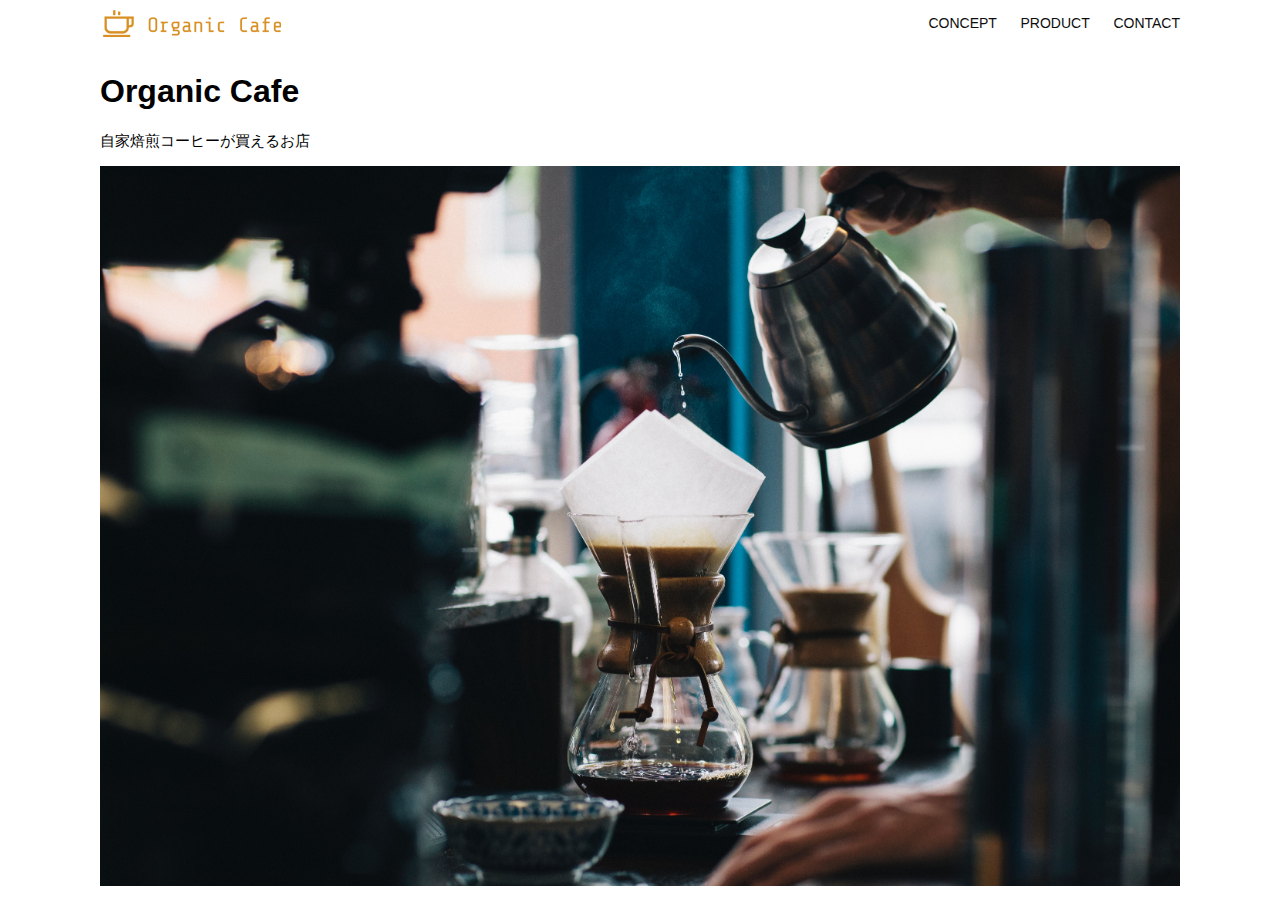
<file: html-css-kadai_013/index.html>
<!DOCTYPE html>
<html>
  <head>
    <title>Organic Cafe</title>
    <meta charset="UTF-8" />
    <meta name="description" content="自家焙煎のコーヒーがお家で楽しめるOrganic Cafe"/>
    <meta name="viewport" content="width=device-width, initial-scale=1.0" />
    <link rel="stylesheet" href="style.css" />
  </head>
  <body>
    <!-- ヘッダー -->
    <header>
      <!-- ロゴ -->
      <a href="index.html" id="logo"><img src="images/logo.png" alt="トップページに戻る"/></a>

      <!-- PC用ナビゲーション -->
      <nav id="nav-pc">
        <a href="index.html#concept">CONCEPT</a>
        <a href="index.html#product">PRODUCT</a>
        <a href="index.html#contact">CONTACT</a>
      </nav>

      <!-- スマホ用メニューボタン -->
      <img id="menu-sp" src="images/button-menu.png" alt="ナビゲーションを開く"
        onclick="document.getElementById('nav-sp').style.display = 'block'">
      
      <!-- スマートフォン用ナビゲーション -->
      <nav id="nav-sp">
        <img id="close" src="images/button-close.png" alt="ナビゲーションを閉じる"
          onclick="document.getElementById('nav-sp').style.display = 'none'">
        <a id="logo-sp" href="index.html" onclick="document.getElementById('nav-sp').style.display = 'none'"><img src="images/logo-sp.png"
          alt="トップページに戻る"></a>
        <a class="menu" href="index.html#concept" onclick="document.getElementById('nav-sp').style.display = 'none'">CONCEPT</a>
        <a class="menu" href="index.html#product" onclick="document.getElementById('nav-sp').style.display = 'none'">PRODUCT</a>
        <a class="menu" href="index.html#contact" onclick="document.getElementById('nav-sp').style.display = 'none'">CONTACT</a>
      </nav>
    </header>

    <main>
      <article>
        <!-- メインビジュアル -->
        <section id="main-visual">
          <div id="main-message">
            <h1>Organic Cafe</h1>
            <p>自家焙煎コーヒーが買えるお店</p>
          </div>
          <img src="images/main-image.jpg" alt="コーヒーをハンドドリップで淹れる画像"/>
        </section>
      </article>
    </main>
  </body>
</html>
</file>
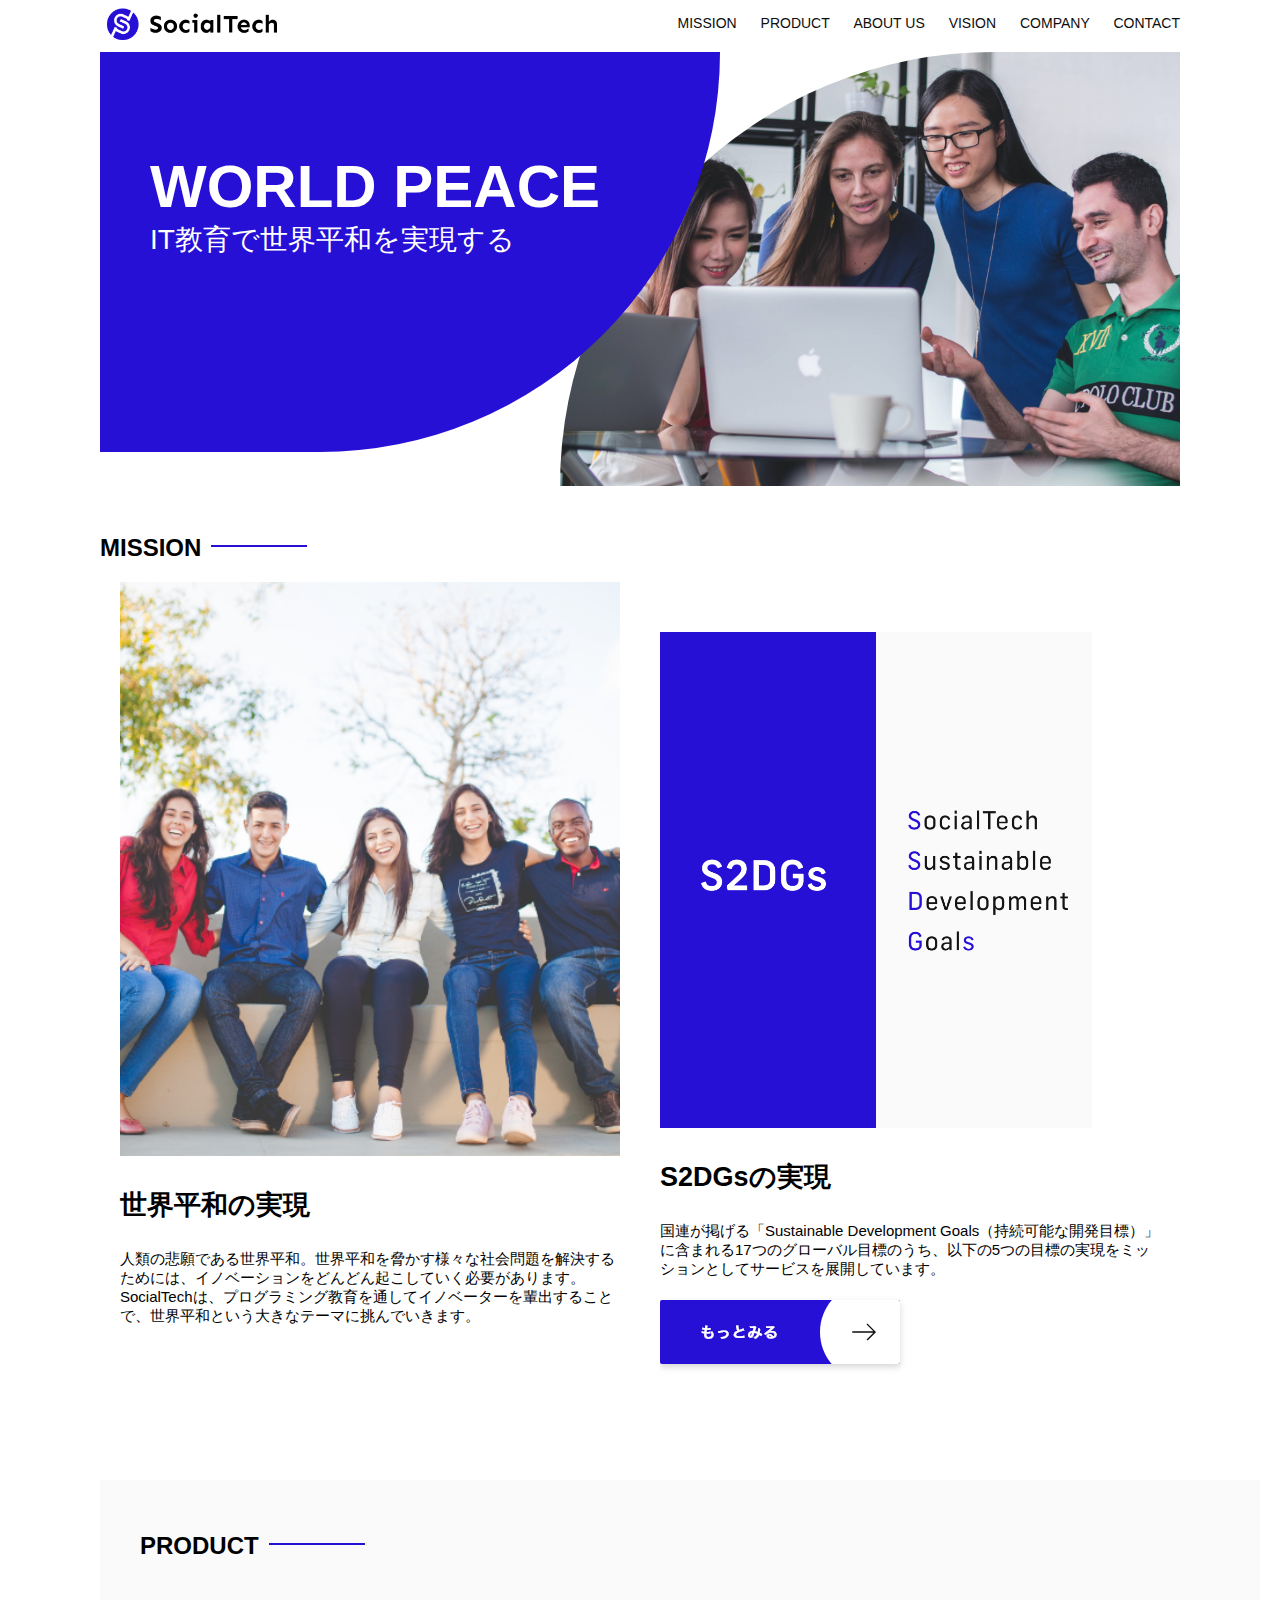
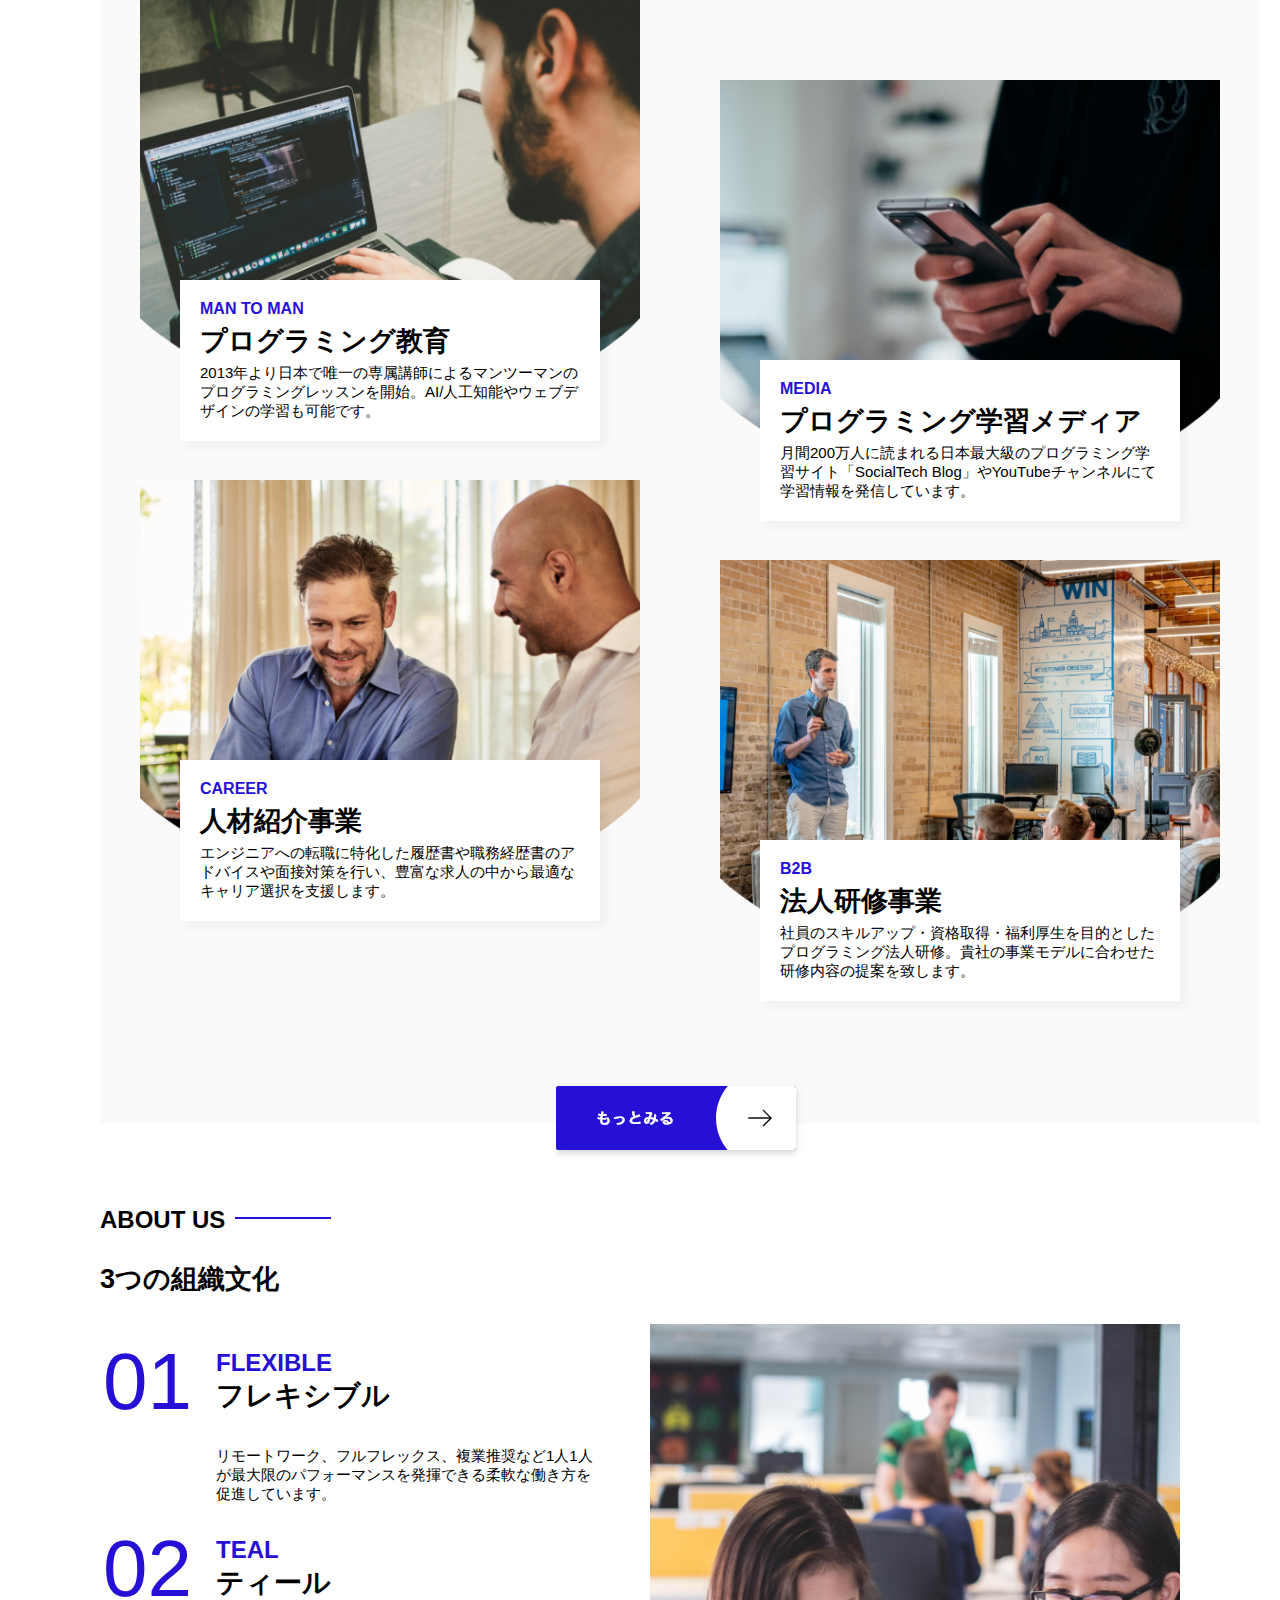
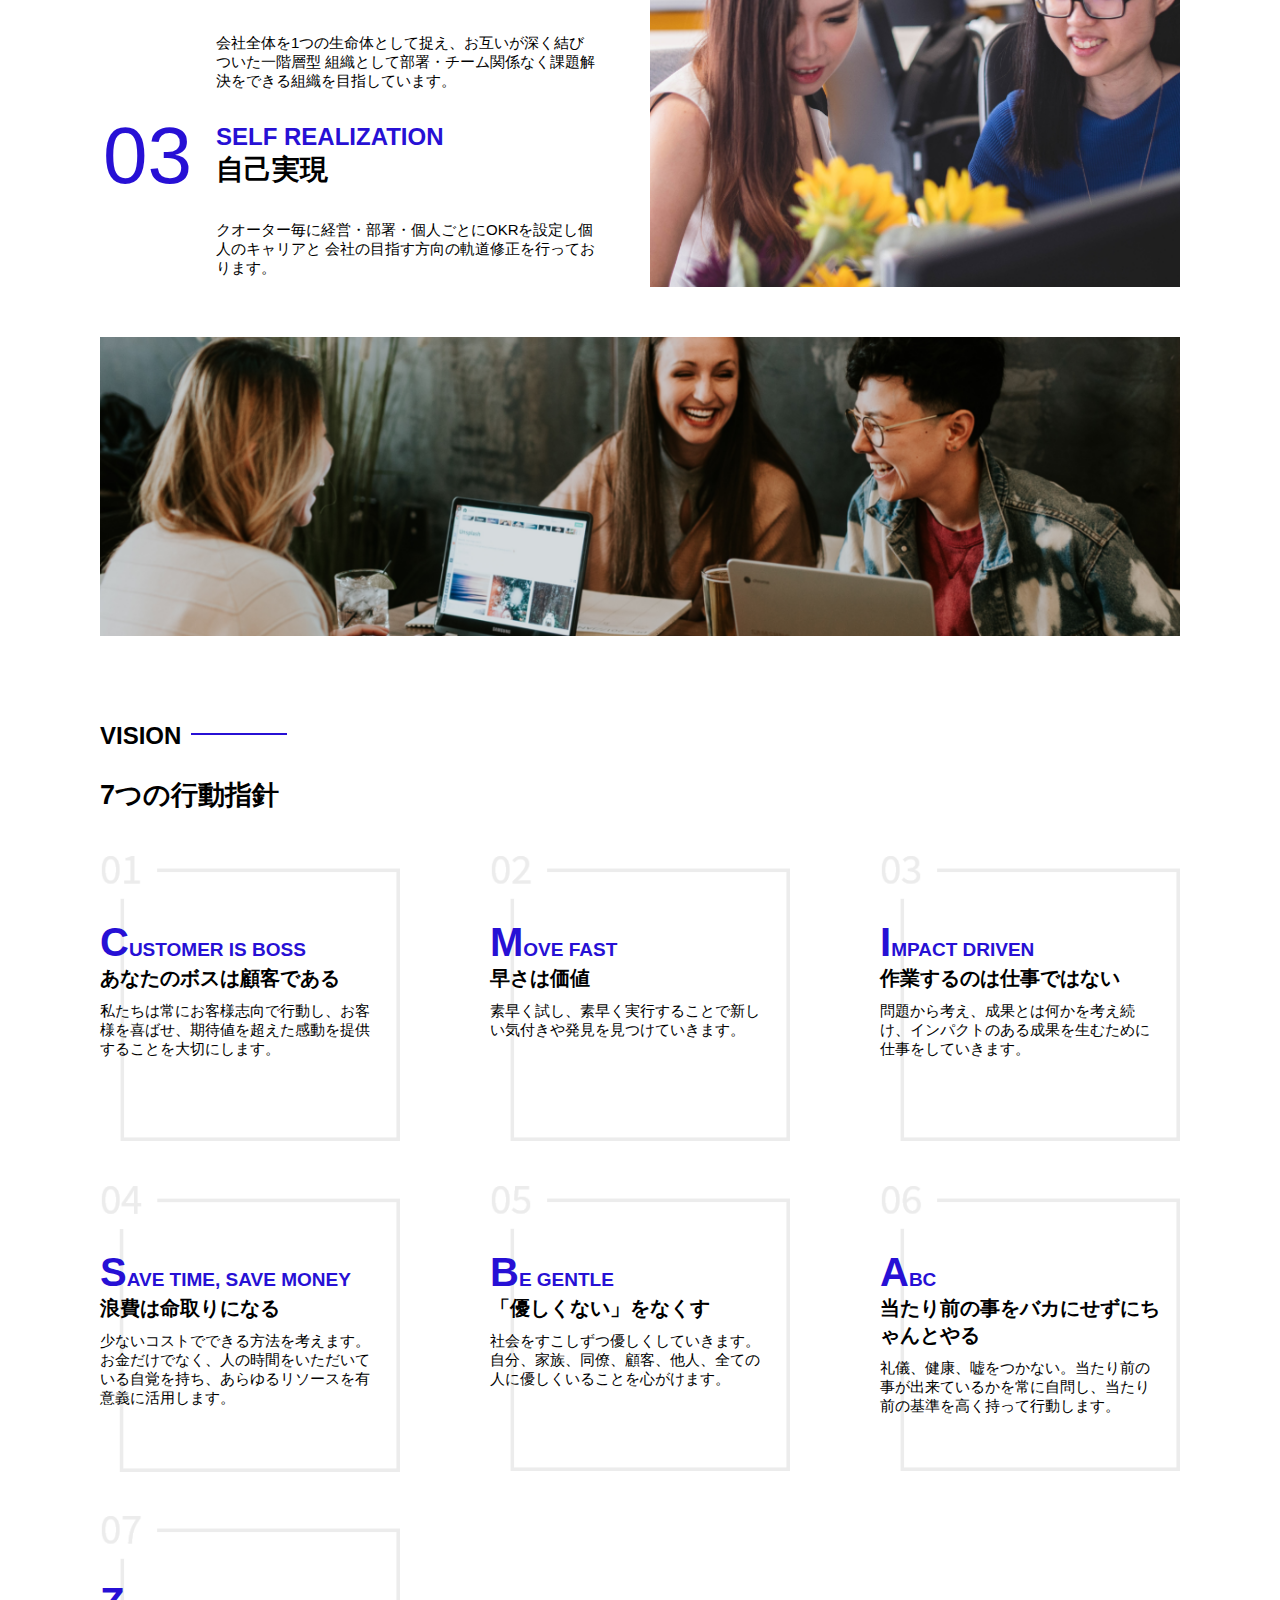
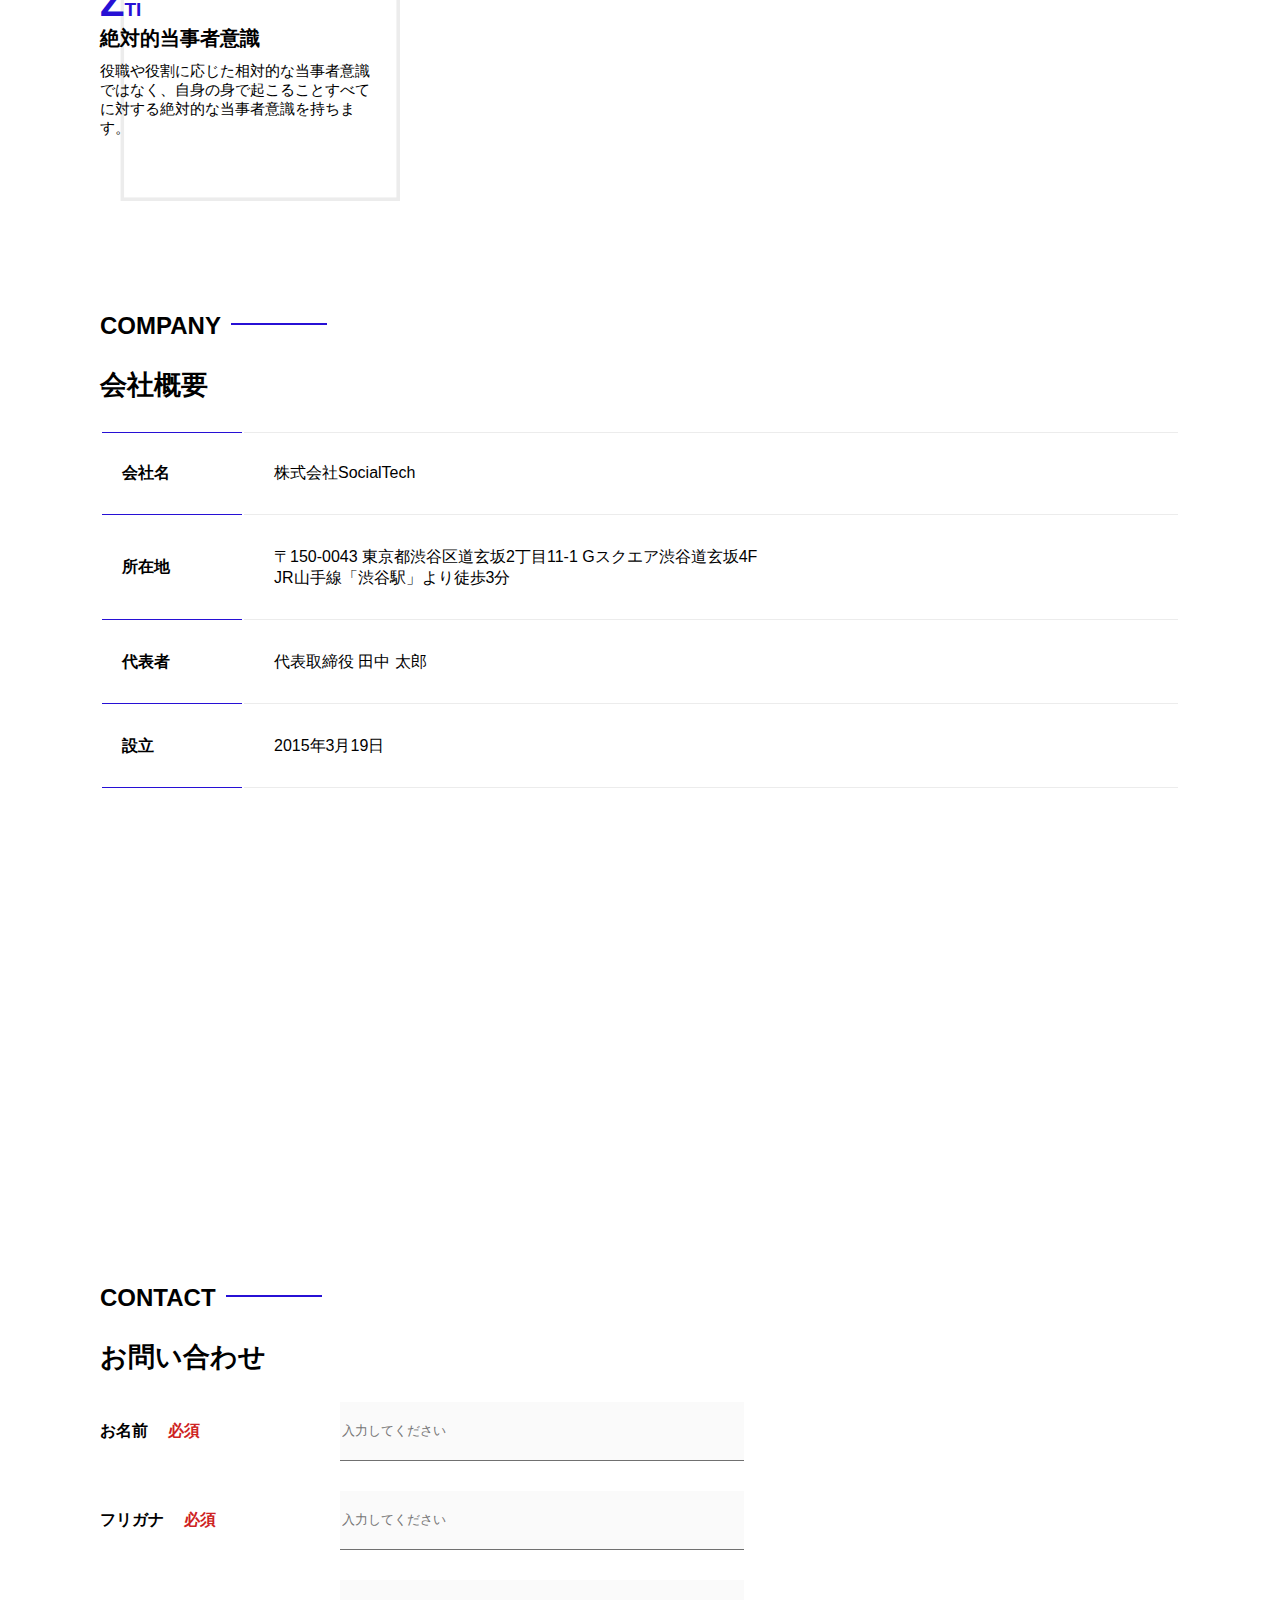
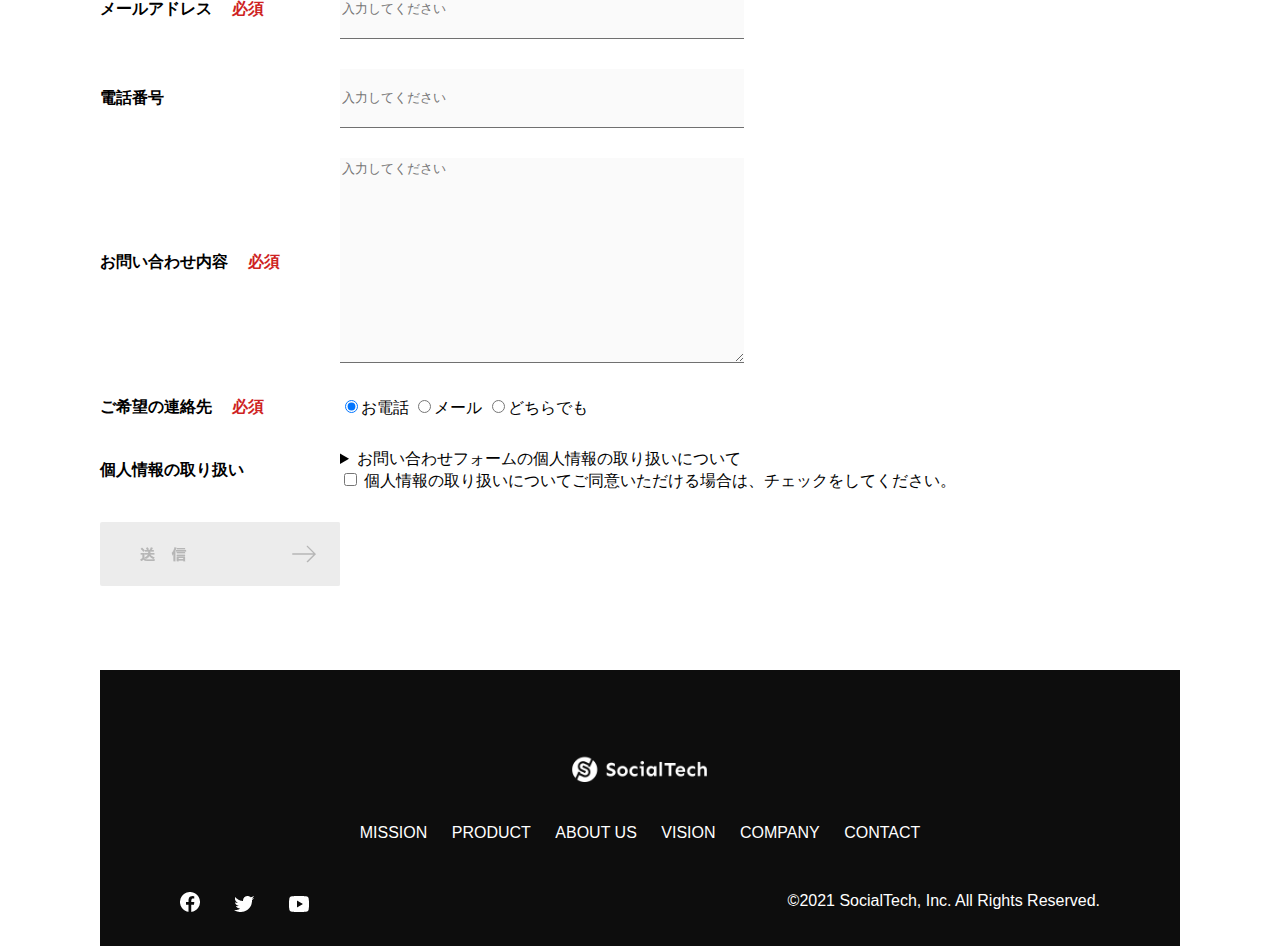
<file: kadai_012/index.html>
<!DOCTYPE html>
<html>
  <head>
    <title>SocialTech</title>
    <meta charset="UTF-8" />
    <meta
      name="description"
      content="SocialTechはEdTech業界のリーディングカンパニーを目指します。"
    />
    <meta name="viewport" content="width=device-width, initial-scale=1.0" />
    <link rel="stylesheet" href="style.css" />
  </head>
  <body>
    <!-- ヘッダー -->
    <header>
      <!-- ロゴ -->
      <a href="index.html" id="logo"
        ><img src="images/logo.png" alt="トップページに戻る"
      /></a>

      <!-- PC用ナビゲーション -->
      <nav id="nav-pc">
        <a href="mission.html">MISSION</a>
        <a href="product.html">PRODUCT</a>
        <a href="index.html#aboutus">ABOUT US</a>
        <a href="index.html#vision">VISION</a>
        <a href="index.html#company">COMPANY</a>
        <a href="index.html#contact">CONTACT</a>
      </nav>
    </header>
    <main>
      <article>
        <!-- メインビジュアル -->
        <section id="main-visual">
          <div id="main-message">
            <h1>WORLD PEACE</h1>
            <p>IT教育で世界平和を実現する</p>
          </div>
          <img
            src="images/index/index-main.png"
            alt="PCの周りに集まる多国籍の仲間たち"
          />
        </section>
        <!--ミッション-->
        <section id="mission">
          <h2 class="index-h2">MISSION</h2>
          <div id="mission-flex">
            <div>
              <img
                id="mission-photo"
                src="images/index/index-mission.png"
                alt="屋外のベンチで写真を撮影する多国籍の仲間たち"
              />
              <h3>世界平和の実現</h3>
              <p>
                人類の悲願である世界平和。世界平和を脅かす様々な社会問題を解決するためには、イノベーションをどんどん起こしていく必要があります。SocialTechは、プログラミング教育を通してイノベーターを輩出することで、世界平和という大きなテーマに挑んでいきます。
              </p>
            </div>
            <div>
              <img id="s2dgs" src="images/index/s2dgs.png" alt="S2DGs" />
              <h3>S2DGsの実現</h3>
              <p>
                国連が掲げる「Sustainable Development
                Goals（持続可能な開発目標）」に含まれる17つのグローバル目標のうち、以下の5つの目標の実現をミッションとしてサービスを展開しています。
              </p>
              <a href="mission.html">
                <img src="images/button-more.png" alt="もっとみる" />
              </a>
            </div>
          </div>
        </section>
        <!-- プロダクト -->
        <section id="product">
          <h2 class="index-h2">PRODUCT</h2>
          <div>
            <div id="product-left">
              <div>
                <img
                  class="product-photo"
                  src="images/index/index-mantoman.png"
                  alt="PCでコードを書く男性"
                />
                <div class="product-explain">
                  <span>MAN TO MAN</span>
                  <h3>プログラミング教育</h3>
                  <p>
                    2013年より日本で唯一の専属講師によるマンツーマンのプログラミングレッスンを開始。AI/人工知能やウェブデザインの学習も可能です。
                  </p>
                </div>
              </div>
              <div>
                <img
                  class="product-photo"
                  src="images/index/index-career.png"
                  alt="笑顔で話し合う2人の男性"
                />
                <div class="product-explain">
                  <span>CAREER</span>
                  <h3>人材紹介事業</h3>
                  <p>
                    エンジニアへの転職に特化した履歴書や職務経歴書のアドバイスや面接対策を行い、豊富な求人の中から最適なキャリア選択を支援します。
                  </p>
                </div>
              </div>
            </div>
            <div id="product-right">
              <div>
                <img
                  class="product-photo"
                  src="images/index/index-media.png"
                  alt="スマートフォンを操作する人"
                />
                <div class="product-explain">
                  <span>MEDIA</span>
                  <h3>プログラミング学習メディア</h3>
                  <p>
                    月間200万人に読まれる日本最大級のプログラミング学習サイト「SocialTech
                    Blog」やYouTubeチャンネルにて学習情報を発信しています。
                  </p>
                </div>
              </div>
              <div>
                <img
                  class="product-photo"
                  src="images/index/index-b2b.png"
                  alt="講演中の男性とそれを聴く人々"
                />
                <div class="product-explain">
                  <span>B2B</span>
                  <h3>法人研修事業</h3>
                  <p>
                    社員のスキルアップ・資格取得・福利厚生を目的としたプログラミング法人研修。貴社の事業モデルに合わせた研修内容の提案を致します。
                  </p>
                </div>
              </div>
            </div>
          </div>
          <div>
            <a id="product-more" href="product.html">
              <img src="images/button-more.png" alt="もっとみる" />
            </a>
          </div>
        </section>
        <!---ABOUT US-->
        <section id="aboutus">
          <h2 class="index-h2">ABOUT US</h2>
          <h3>3つの組織文化</h3>
          <div>
            <table class="culture-table">
              <tr>
                <td>
                  <span class="culture-num">01</span>
                </td>
                <td>
                  <span class="culture-en">FLEXIBLE</span>
                  <span class="culture-jp">フレキシブル</span>
                </td>
              </tr>
              <tr>
                <td>
                  <!--空のセル-->
                </td>
                <td>
                  <p class="culture-description">
                    リモートワーク、フルフレックス、複業推奨など1人1人が最大限のパフォーマンスを発揮できる柔軟な働き方を促進しています。
                  </p>
                </td>
              </tr>
              <tr>
                <td>
                  <span class="culture-num">02</span>
                </td>
                <td>
                  <span class="culture-en">TEAL</span>
                  <span class="culture-jp">ティール</span>
                </td>
              </tr>
              <tr>
                <td>
                  <!--空のセル-->
                </td>
                <td>
                  <p class="culture-description">
                    会社全体を1つの生命体として捉え、お互いが深く結びついた一階層型
                    組織として部署・チーム関係なく課題解決をできる組織を目指しています。
                  </p>
                </td>
              </tr>
              <tr>
                <td>
                  <span class="culture-num">03</span>
                </td>
                <td>
                  <span class="culture-en">SELF REALIZATION</span>
                  <span class="culture-jp">自己実現</span>
                </td>
              </tr>
              <tr>
                <td>
                  <!--空のセル-->
                </td>
                <td>
                  <p class="culture-description">
                    クオーター毎に経営・部署・個人ごとにOKRを設定し個人のキャリアと
                    会社の目指す方向の軌道修正を行っております。
                  </p>
                </td>
              </tr>
            </table>
            <img
              class="culture-img"
              src="images/index/index-aboutus1.png"
              alt="笑顔で話し合う2人の女性"
            />
          </div>
          <img
            class="culture-img2"
            src="images/index/index-aboutus2.png"
            alt="笑顔で話し合う3人の男女"
          />
        </section>
        <!-- VISION -->
        <section id="vision">
          <h2 class="index-h2">VISION</h2>
          <h3>7つの行動指針</h3>
          <div>
            <div class="vision-box">
              <img src="images/index/vision-01.png" alt="01" />
              <span>
                <h4>CUSTOMER IS BOSS</h4>
                <h5>あなたのボスは顧客である</h5>
                <p>
                  私たちは常にお客様志向で行動し、お客様を喜ばせ、期待値を超えた感動を提供することを大切にします。
                </p>
              </span>
            </div>
            <div class="vision-box">
              <img src="images/index/vision-02.png" alt="02" />
              <span>
                <h4>MOVE FAST</h4>
                <h5>早さは価値</h5>
                <p>
                  素早く試し、素早く実行することで新しい気付きや発見を見つけていきます。
                </p>
              </span>
            </div>
            <div class="vision-box">
              <img src="images/index/vision-03.png" alt="03" />
              <span>
                <h4>IMPACT DRIVEN</h4>
                <h5>作業するのは仕事ではない</h5>
                <p>
                  問題から考え、成果とは何かを考え続け、インパクトのある成果を生むために仕事をしていきます。
                </p>
              </span>
            </div>
            <div class="vision-box">
              <img src="images/index/vision-04.png" alt="04" />
              <span>
                <h4>SAVE TIME, SAVE MONEY</h4>
                <h5>浪費は命取りになる</h5>
                <p>
                  少ないコストでできる方法を考えます。お金だけでなく、人の時間をいただいている自覚を持ち、あらゆるリソースを有意義に活用します。
                </p>
              </span>
            </div>
            <div class="vision-box">
              <img src="images/index/vision-05.png" alt="05" />
              <span>
                <h4>BE GENTLE</h4>
                <h5>「優しくない」をなくす</h5>
                <p>
                  社会をすこしずつ優しくしていきます。自分、家族、同僚、顧客、他人、全ての人に優しくいることを心がけます。
                </p>
              </span>
            </div>
            <div class="vision-box">
              <img src="images/index/vision-06.png" alt="06" />
              <span>
                <h4>ABC</h4>
                <h5>当たり前の事をバカにせずにちゃんとやる</h5>
                <p>
                  礼儀、健康、嘘をつかない。当たり前の事が出来ているかを常に自問し、当たり前の基準を高く持って行動します。
                </p>
              </span>
            </div>
            <div class="vision-box">
              <img src="images/index/vision-07.png" alt="07" />
              <span>
                <h4>ZTI</h4>
                <h5>絶対的当事者意識</h5>
                <p>
                  役職や役割に応じた相対的な当事者意識ではなく、自身の身で起こることすべてに対する絶対的な当事者意識を持ちます。
                </p>
              </span>
            </div>
          </div>
        </section>
        <!-- CASES -->

        <!-- COMPANY -->
        <section id="company">
          <h2 class="index-h2">COMPANY</h2>
          <h3>会社概要</h3>
          <table id="company-table">
            <tr>
              <th class="tableheader-first">会社名</th>
              <td class="cell-first">株式会社SocialTech</td>
            </tr>
            <tr>
              <th class="tableheader">所在地</th>
              <td class="cell">
                〒150-0043 東京都渋谷区道玄坂2丁目11-1 Gスクエア渋谷道玄坂4F<br />JR山手線「渋谷駅」より徒歩3分
              </td>
            </tr>
            <tr>
              <th class="tableheader">代表者</th>
              <td class="cell">代表取締役 田中 太郎</td>
            </tr>
            <tr>
              <th class="tableheader">設立</th>
              <td class="cell">2015年3月19日</td>
            </tr>
          </table>
          <iframe
            src="https://www.google.com/maps/embed?pb=!1m18!1m12!1m3!1d3241.7759544892483!2d139.69399665123464!3d35.65789123876098!2m3!1f0!2f0!3f0!3m2!1i1024!2i768!4f13.1!3m3!1m2!1s0x60188caa0042e8d1%3A0xba130bea826a7aa2!2z44CSMTUwLTAwNDMg5p2x5Lqs6YO95riL6LC35Yy66YGT546E5Z2C77yS5LiB55uu77yR77yR4oiS77yR!5e0!3m2!1sja!2sjp!4v1636872991912!5m2!1sja!2sjp"
            style="border: 0"
            allowfullscreen=""
            loading="lazy"
          >
          </iframe>
        </section>
        <!-- お問い合わせフォーム -->
        <section id="contact">
          <h2 class="index-h2">CONTACT</h2>
          <h3>お問い合わせ</h3>
          <form>
            <div>
              <div class="contact-heading">
                <label class="contact-label"
                  >お名前<span class="contact-span">必須</span></label
                >
              </div>
              <div class="contact-form">
                <input
                  type="text"
                  name="name"
                  placeholder="入力してください"
                  class="contact-textbox"
                />
              </div>
            </div>
            <div>
              <div class="contact-heading">
                <label class="contact-label"
                  >フリガナ<span class="contact-span">必須</span></label
                >
              </div>
              <div>
                <input
                  type="text"
                  name="hurigana"
                  placeholder="入力してください"
                  class="contact-textbox"
                />
              </div>
            </div>
            <div>
              <div class="contact-heading">
                <label class="contact-label"
                  >メールアドレス<span class="contact-span">必須</span></label
                >
              </div>
              <div>
                <input
                  type="text"
                  name="email"
                  placeholder="入力してください"
                  class="contact-textbox"
                />
              </div>
            </div>
            <div>
              <div class="contact-heading">
                <label class="contact-label">電話番号</label>
              </div>
              <div>
                <input
                  type="text"
                  name="tel"
                  placeholder="入力してください"
                  class="contact-textbox"
                />
              </div>
            </div>
            <div>
              <div class="contact-heading">
                <label class="contact-label"
                  >お問い合わせ内容<span class="contact-span">必須</span></label
                >
              </div>
              <div>
                <textarea
                  class="contact-textarea"
                  placeholder="入力してください"
                  name="message"
                ></textarea>
              </div>
            </div>
            <div>
              <div class="contact-heading">
                <label class="contact-label"
                  >ご希望の連絡先<span class="contact-span">必須</span></label
                >
              </div>
              <div>
                <input
                  class="radiobutton"
                  type="radio"
                  value="tel"
                  name="contact"
                  checked
                /><label>お電話</label>
                <input
                  class="radiobutton"
                  type="radio"
                  value="mail"
                  name="contact"
                /><label>メール</label>
                <input
                  class="radiobutton"
                  type="radio"
                  value="both"
                  name="contact"
                /><label>どちらでも</label>
              </div>
            </div>
            <div>
              <div class="contact-heading">
                <label class="contact-label">個人情報の取り扱い</label>
              </div>
              <div>
                <details>
                  <summary>
                    お問い合わせフォームの個人情報の取り扱いについて
                  </summary>
                  <div>
                    <span>１．組織の名称又は氏名</span><br />
                    株式会社SocialTech<br /><br />
                    <span
                      >２．個人情報保護管理者（若しくはその代理人）の氏名又は職名、所属及び連絡先
                      鈴木 一郎 コーポレート部</span
                    ><br />
                    メールアドレス：support@socialtech.net<br />
                    TEL：03-xxxx-xxxx<br />
                    <span>３．個人情報の利用目的</span><br />
                    ・本サービス及び本サービスに関連する情報の提供又はそれらに関する連絡のため<br />
                    ・ユーザーの本人確認のため<br />
                    ・当社サービスのご案内のため<br />
                    ・当社の商品等の広告または宣伝（電子メールによるものを含むものとします。）<br /><br />
                    <span>４．個人情報の取り扱い業務の委託</span><br />
                    個人情報の取扱業務の全部または一部を外部に業務委託する場合があります。<br />
                    その際、弊社は、個人情報を適切に保護できる管理体制を敷き実行していることを条件として<br />
                    委託先を厳選したうえで、機密保持契約を委託先と締結し、お客様の個人情報を厳密に管理させます。<br /><br />
                    <span>５．個人情報の開示等の請求</span><br />
                    お客様は、弊社に対してご自身の個人情報の開示等（利用目的の通知、開示、内容の訂正・追加・削除、利用の停止または消去、第三者への提供の停止）に関して、当社問合わせ窓口に申し出ることができます。<br />
                    その際、弊社はお客様ご本人を確認させていただいたうえで、合理的な期間内に対応いたします。<br /><br />
                    なお、個人情報に関する弊社問合わせ先は、次の通りです。<br /><br />
                    株式会社SocialTech　個人情報問合せ窓口<br />
                    〒150-0043　東京都渋谷区道玄坂2丁目11-1 Ｇスクエア渋谷道玄坂
                    4F<br />
                    メールアドレス：support@socialtech.net　TEL：03-xxxx-xxxx<br /><br />
                    <span>６．個人情報を提供されることの任意性について</span
                    ><br /><br />
                    お客様がご自身の個人情報を弊社に提供されるか否かは、お客様のご判断によりますが、もしご提供されない場合には、適切なサービスが提供できない場合がありますので予めご了承ください。
                  </div>
                </details>
                <input type="checkbox" name="agree" />
                <span
                  >個人情報の取り扱いについてご同意いただける場合は、チェックをしてください。</span
                >
              </div>
            </div>
            <input
              type="image"
              value="Submit"
              src="images/button-submit.png"
              alt="送信する"
            />
          </form>
        </section>
      </article>
      <footer>
        <div id="footer-logo">
          <img src="images/logo-sp.png" alt="SocialTech" />
        </div>
        <div id="footer-link">
          <a href="mission.html">MISSION</a>
          <a href="product.html">PRODUCT</a>
          <a href="index.html#aboutus">ABOUT US</a>
          <a href="index.html#vision">VISION</a>
          <a href="index.html#company">COMPANY</a>
          <a href="index.html#contact">CONTACT</a>
        </div>
        <div id="sns-footer">
          <a href="https://www.facebook.com/sejuku2013"
            ><img src="images/button-facebook.png" alt="Facebookのリンク"
          /></a>
          <a href="https://twitter.com/samuraijuku"
            ><img src="images/button-twitter.png" alt="Twitterのリンク"
          /></a>
          <a href="https://www.youtube.com/channel/UCCFOQO5aDK0xXam4cUQXT8g"
            ><img src="images/button-youtube.png" alt="YouTubeのリンク"
          /></a>
          <span id="copyright"
            >&copy;2021 SocialTech, Inc. All Rights Reserved.
          </span>
        </div>
      </footer>
    </main>
  </body>
</html>
</file>
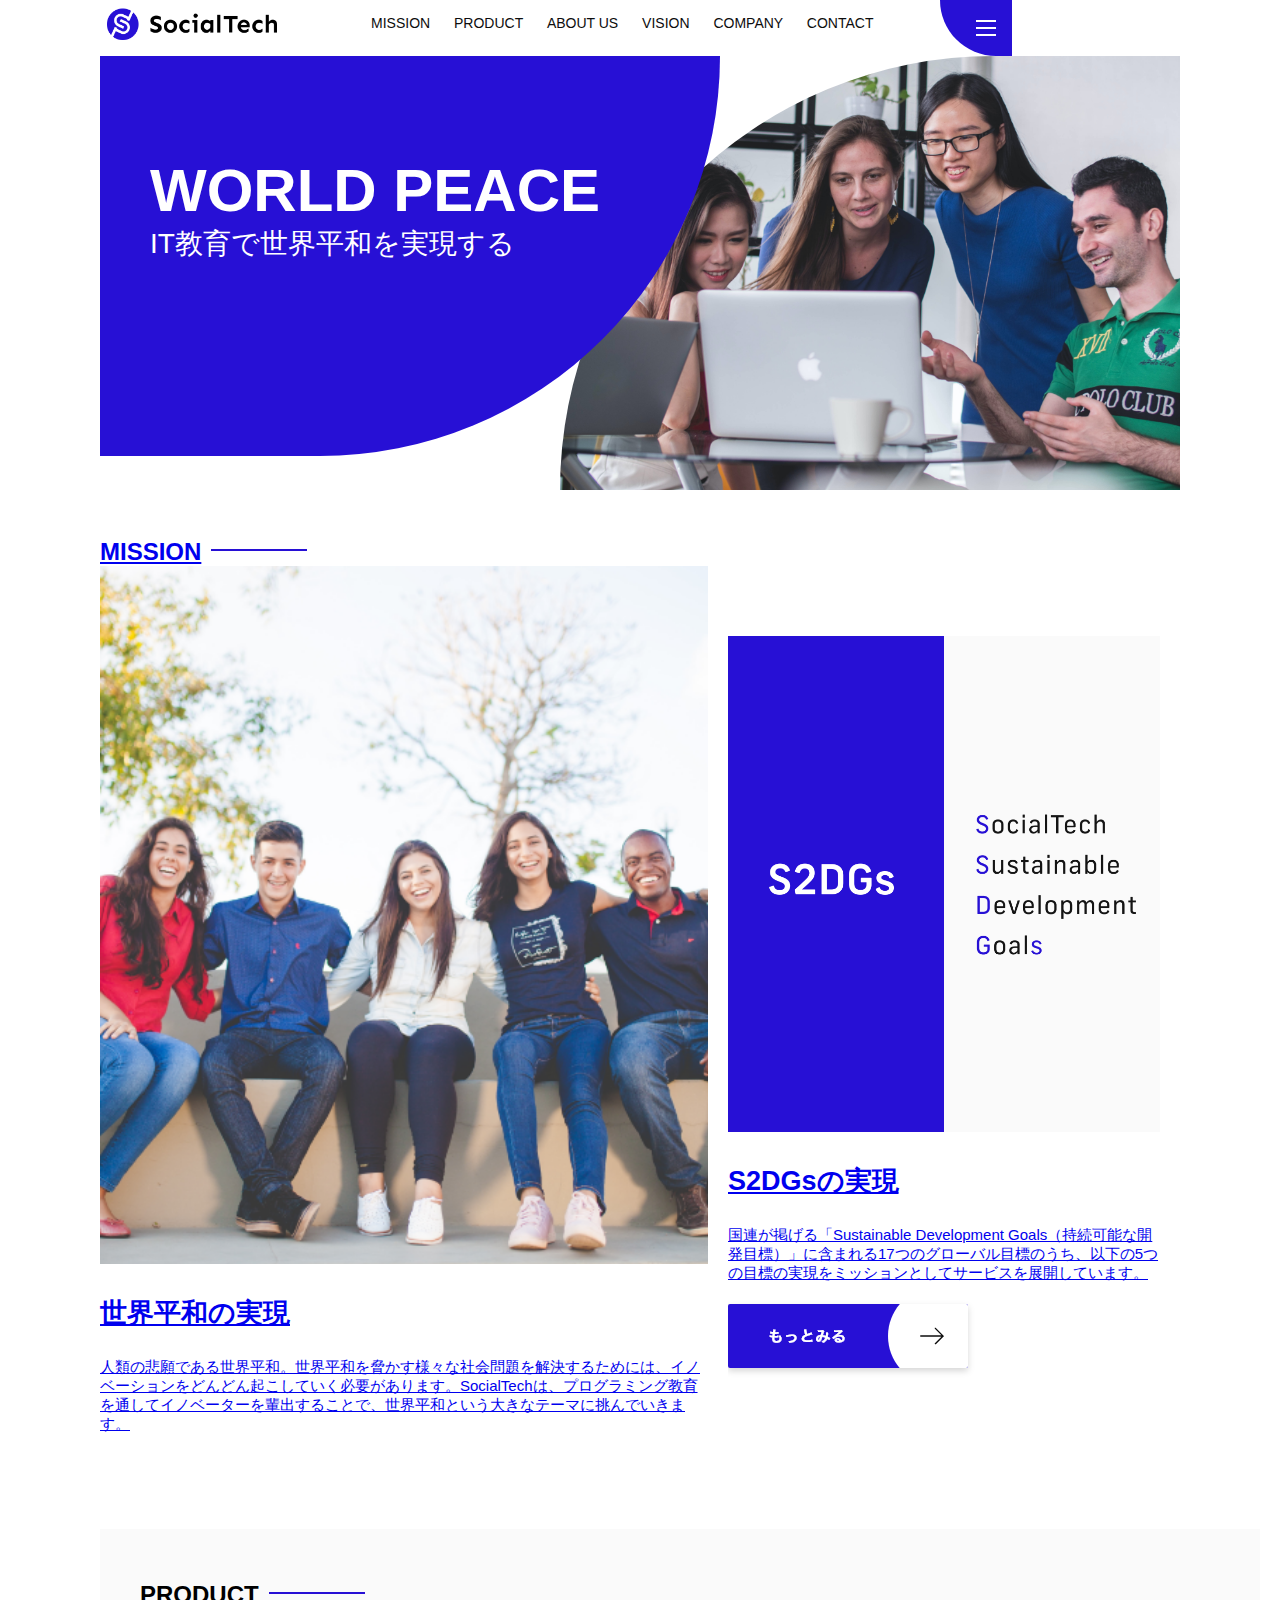
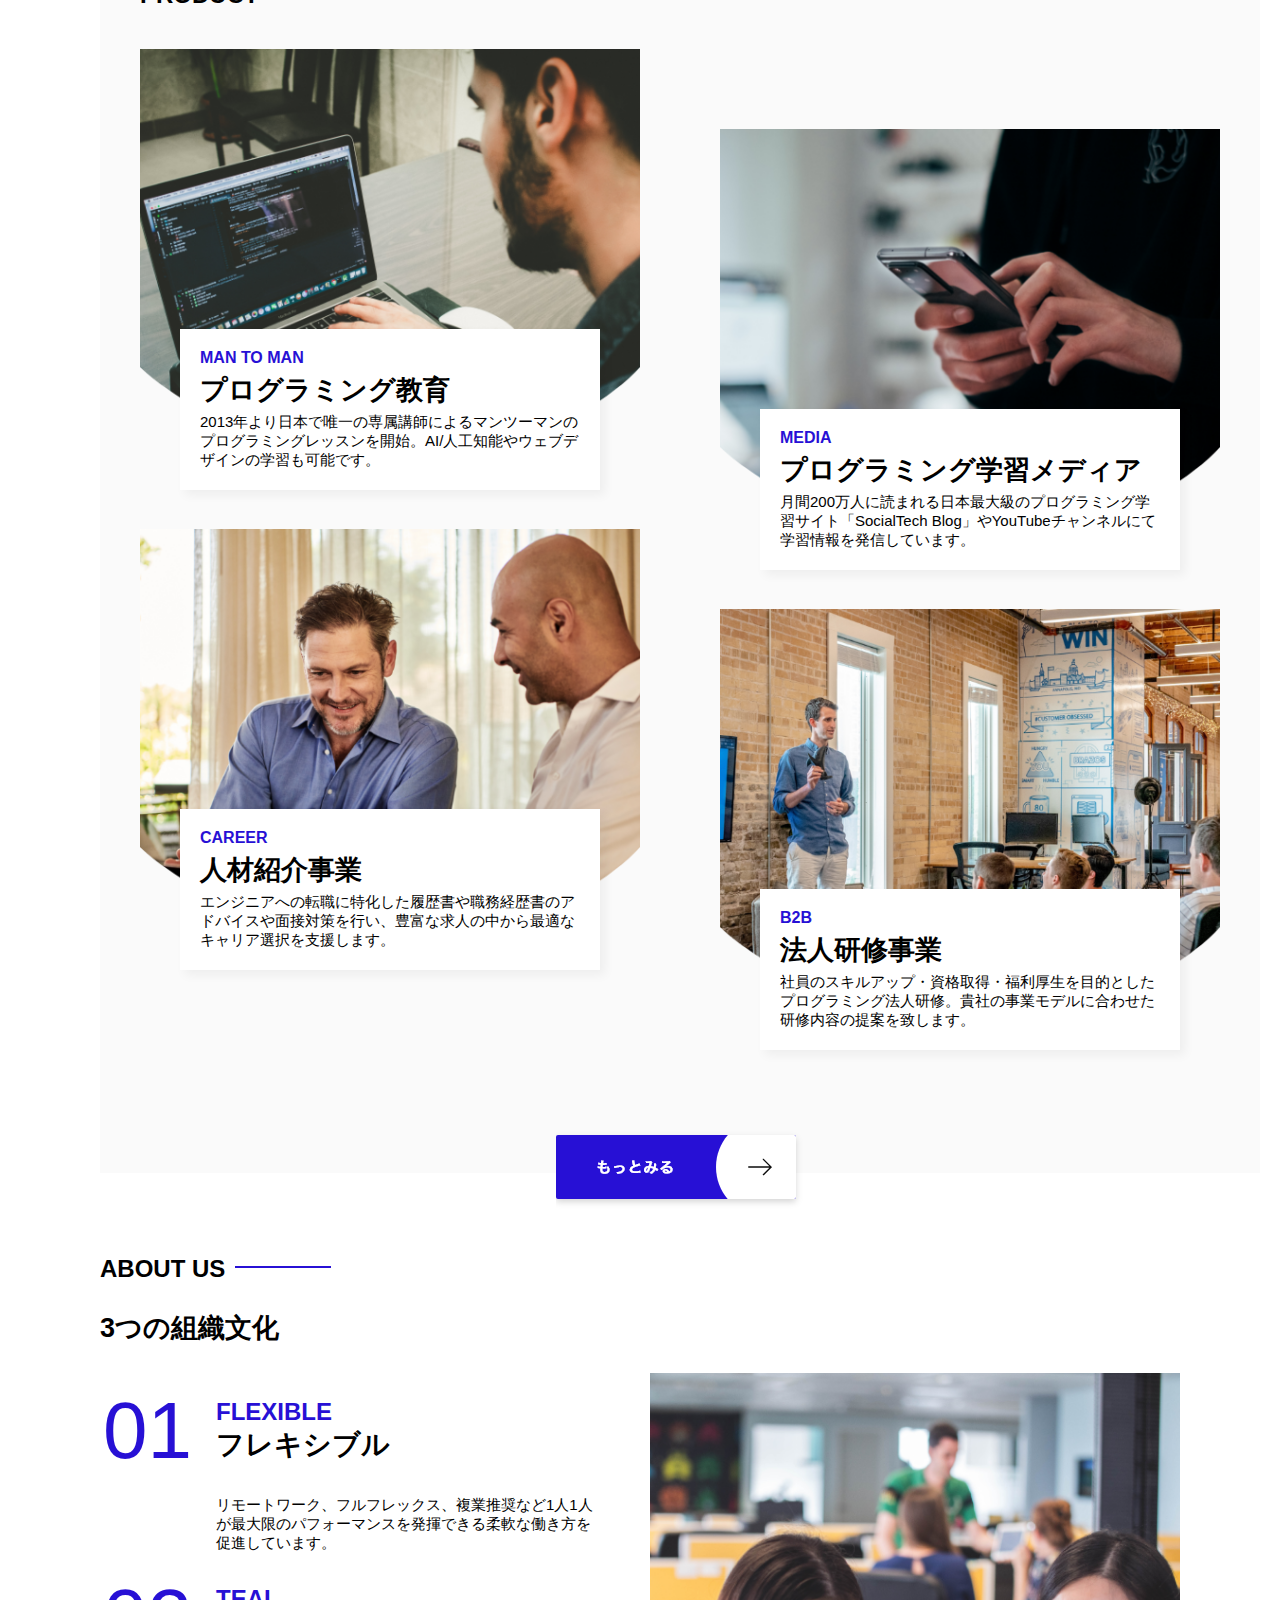
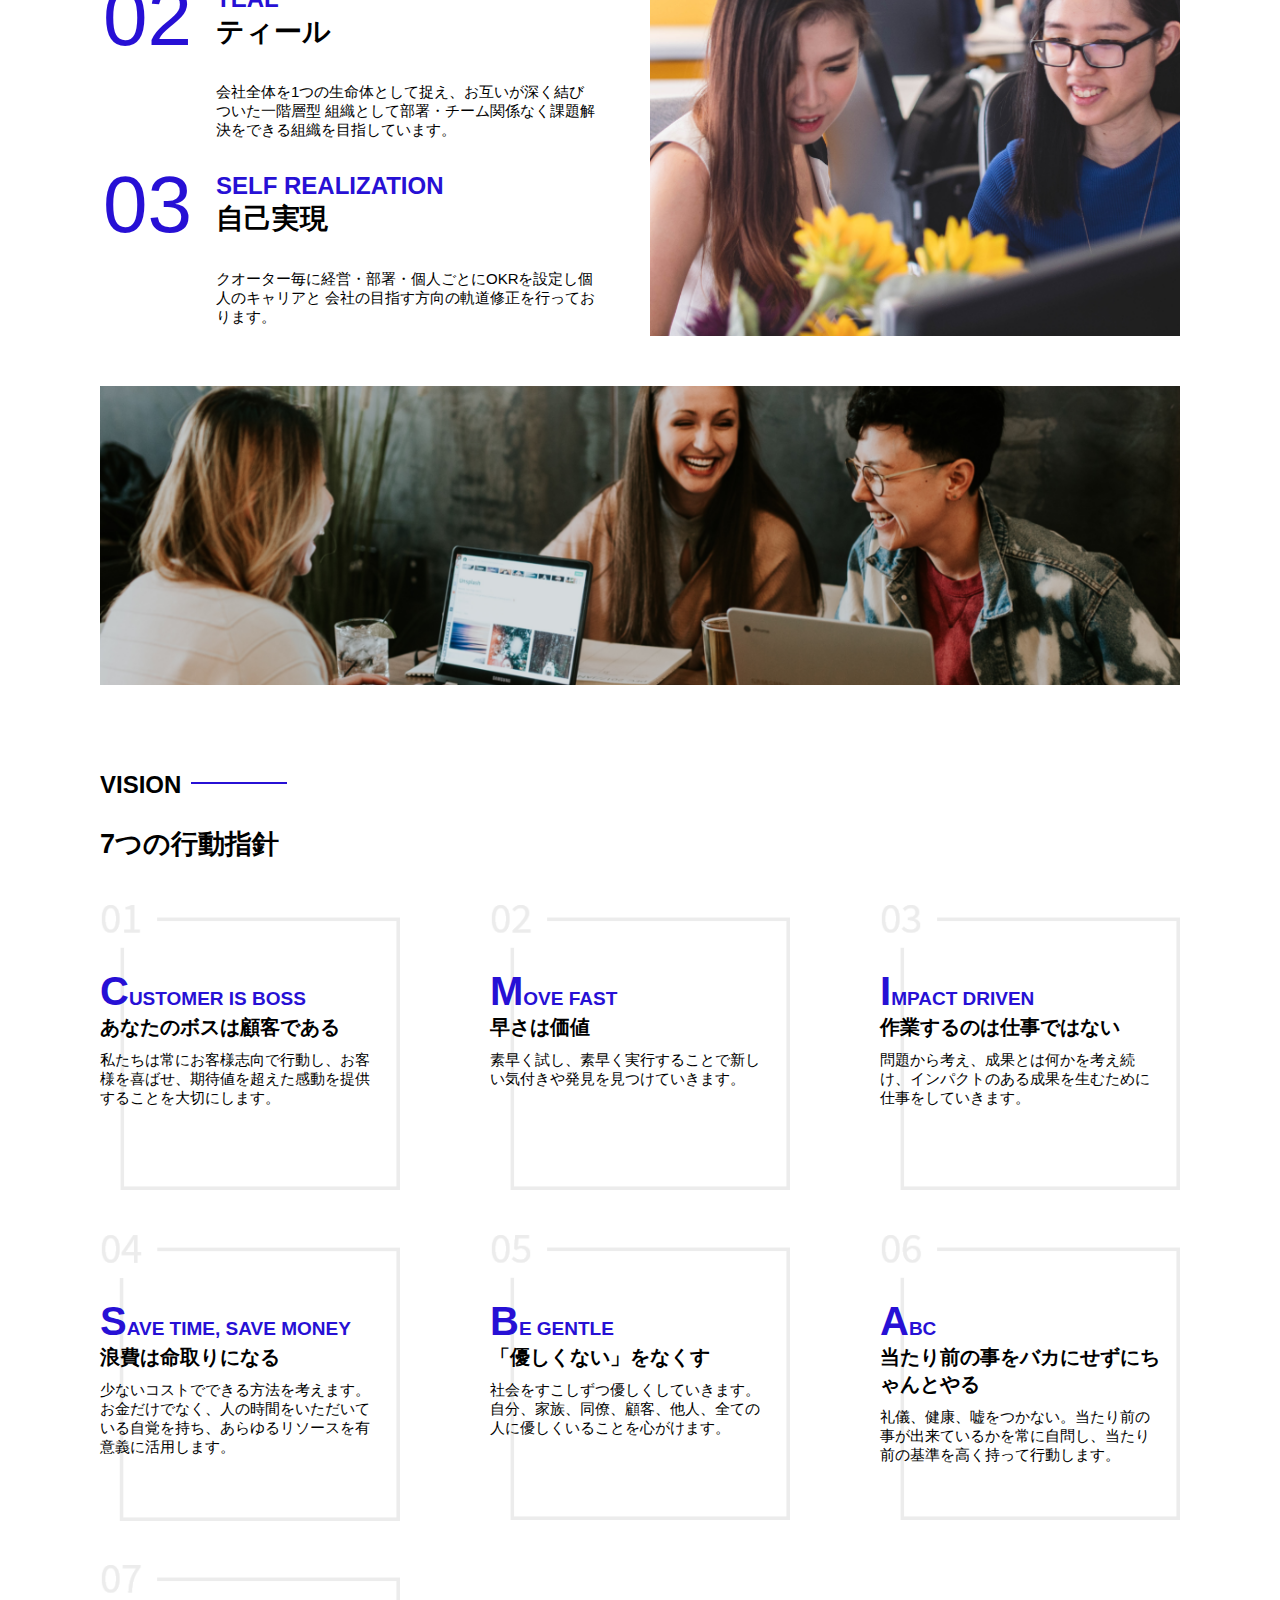
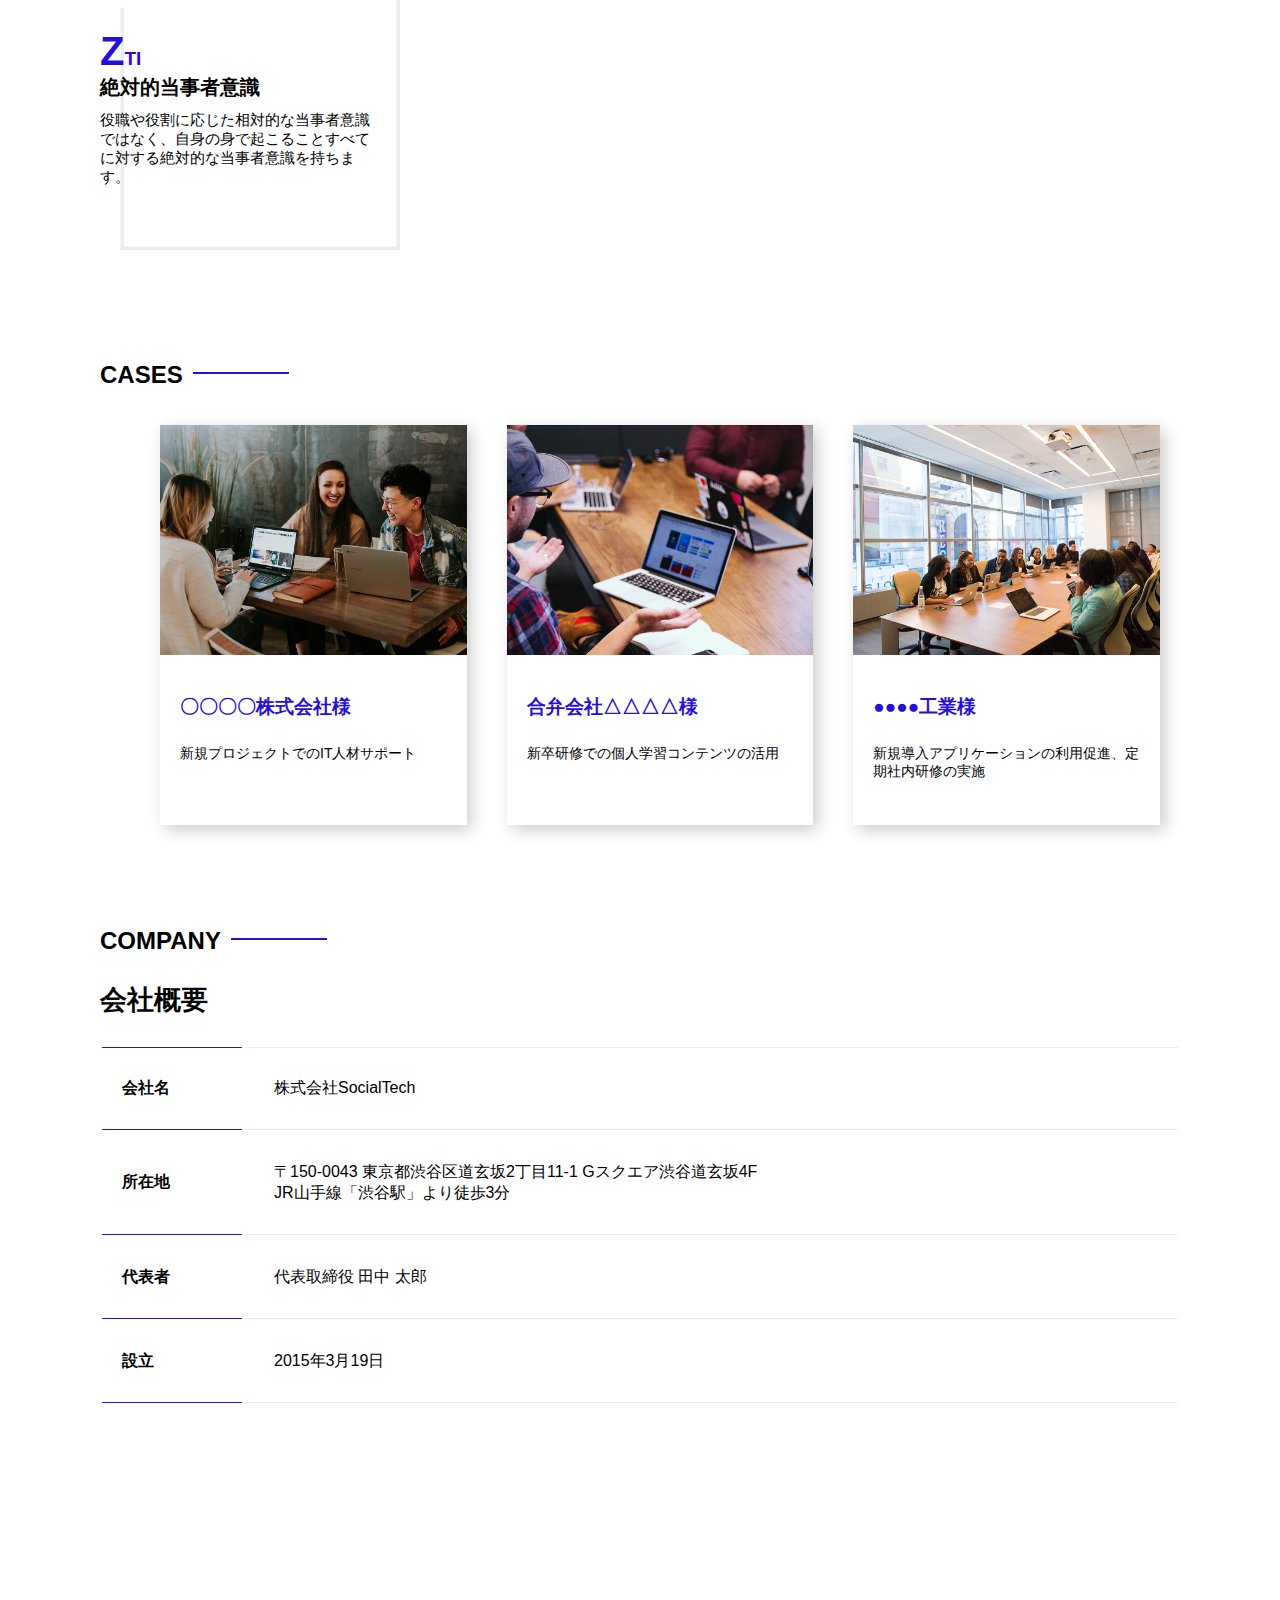
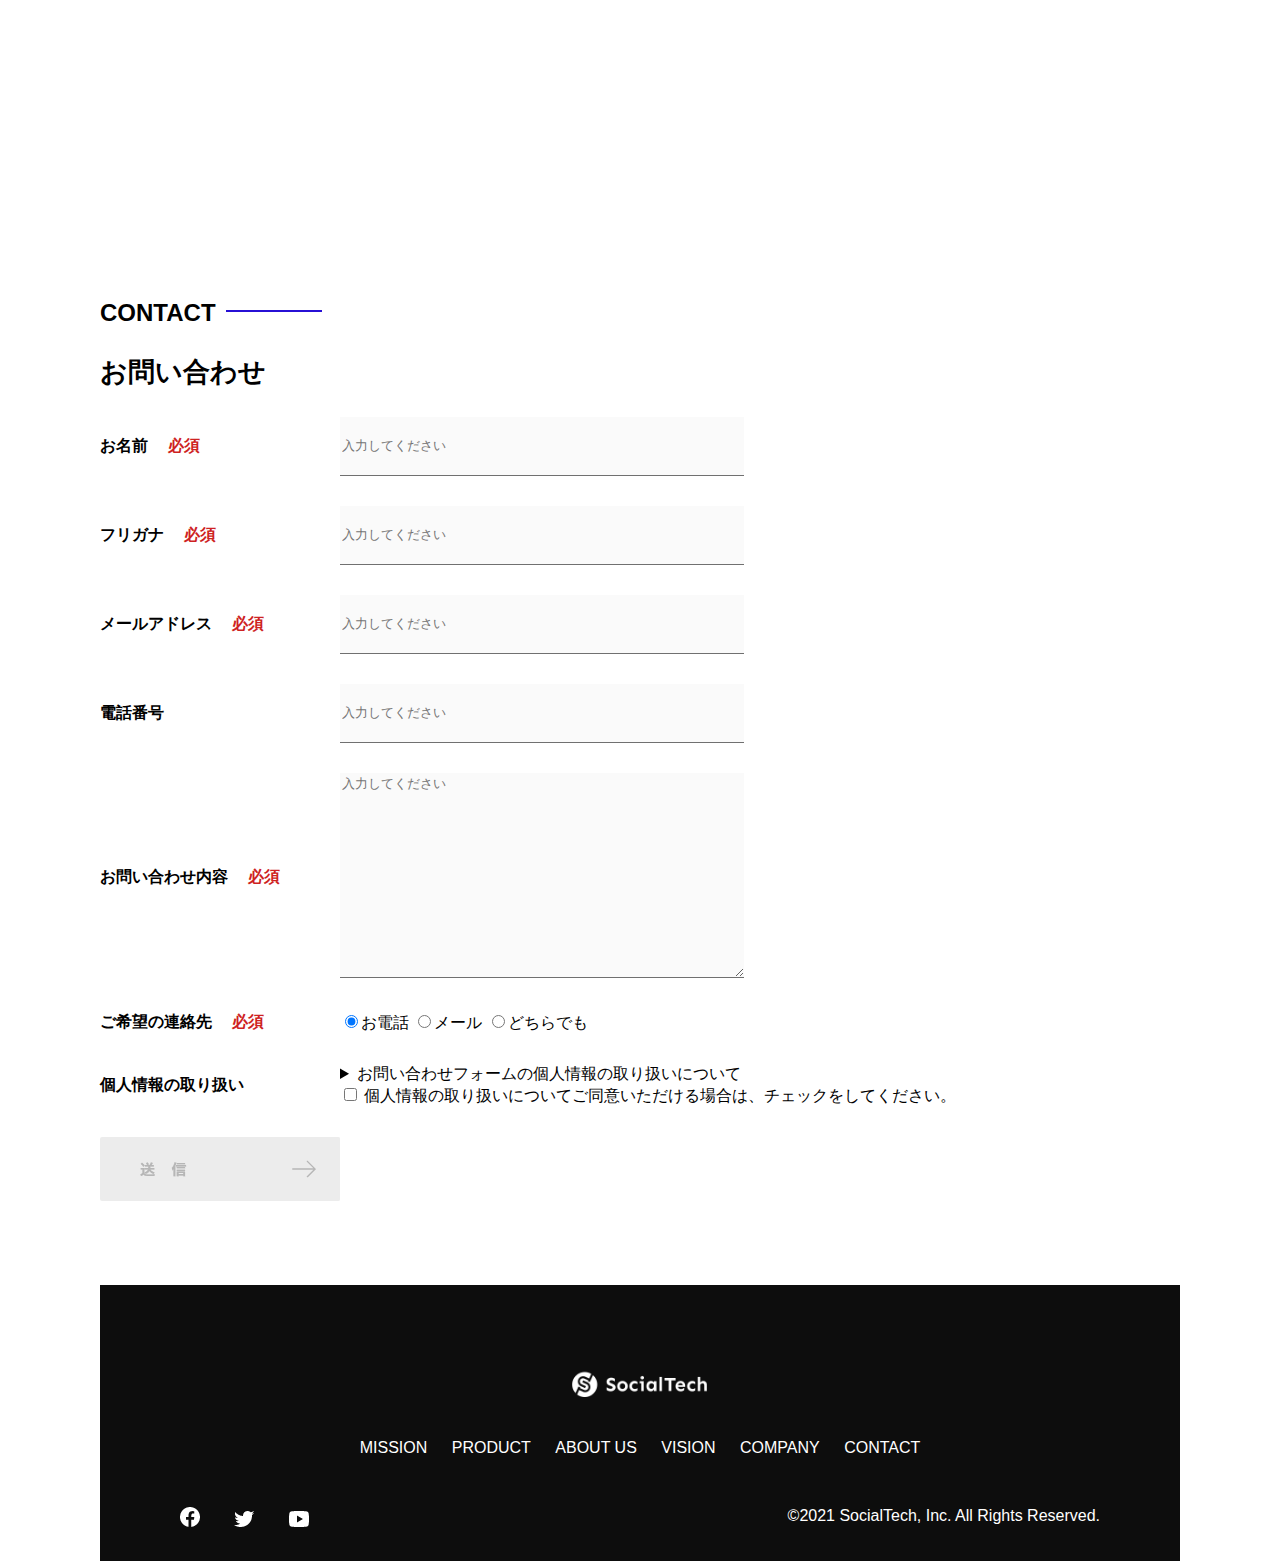
<file: socialtech-kadai_012/index.html>
<!DOCTYPE html>
<html>
  <head>
    <title>SocialTech</title>
    <meta charset="UTF-8" />
    <meta
      name="description"
      content="SocialTechはEdTech業界のリーディングカンパニーを目指します。"
    />
    <meta name="viewport" content="width=device-width, initial-scale=1.0" />
    <link rel="stylesheet" href="style.css" />
  </head>
  <body>
    <!-- ヘッダー -->
    <header>
      <!-- ロゴ -->
      <a href="index.html" id="logo"
        ><img src="images/logo.png" alt="トップページに戻る"
      /></a>

      <!-- PC用ナビゲーション -->
      <nav id="nav-pc">
        <a href="mission.html">MISSION</a>
        <a href="product.html">PRODUCT</a>
        <a href="index.html#aboutus">ABOUT US</a>
        <a href="index.html#vision">VISION</a>
        <a href="index.html#company">COMPANY</a>
        <a href="index.html#contact">CONTACT</a>
      </nav>
      <!-- スマホ用メニューボタン -->
      <img id="menu-sp" src="images/button-menu.png" alt="ナビゲーションを開く" onclick="document.getElementById('nav-sp').style.display = 'block'">

      <!-- スマホ用ナビゲーション -->
      <nav id="nav-sp">
        <img id="close" src="images/button-close.png" alt="ナビゲーションを閉じる" onclick="document.getElementById('nav-sp').style.display = 'none'">
        <a id="logo-sp" href="index.html" onclick="document.getElementById('nav-sp').style.display = 'none'"><img
        </a>
      </nav>
    </header>
    <main>
      <article>
        <!-- メインビジュアル -->
        <section id="main-visual">
          <div id="main-message">
            <h1>WORLD PEACE</h1>
            <p>IT教育で世界平和を実現する</p>
          </div>
          <img
            src="images/index/index-main.png"
            alt="PCの周りに集まる多国籍の仲間たち"
          />
        </section>
        <!--ミッション-->
        <section id="mission">
          <h2 class="index-h2">MISSION</h2>
          <div id="mission-flex">
            <div>
              <img
                id="mission-photo"
                src="images/index/index-mission.png"
                alt="屋外のベンチで写真を撮影する多国籍の仲間たち"
              />
              <h3>世界平和の実現</h3>
              <p>
                人類の悲願である世界平和。世界平和を脅かす様々な社会問題を解決するためには、イノベーションをどんどん起こしていく必要があります。SocialTechは、プログラミング教育を通してイノベーターを輩出することで、世界平和という大きなテーマに挑んでいきます。
              </p>
            </div>
            <div>
              <img id="s2dgs" src="images/index/s2dgs.png" alt="S2DGs" />
              <h3>S2DGsの実現</h3>
              <p>
                国連が掲げる「Sustainable Development
                Goals（持続可能な開発目標）」に含まれる17つのグローバル目標のうち、以下の5つの目標の実現をミッションとしてサービスを展開しています。
              </p>
              <a href="mission.html">
                <img src="images/button-more.png" alt="もっとみる" />
              </a>
            </div>
          </div>
        </section>
        <!-- プロダクト -->
        <section id="product">
          <h2 class="index-h2">PRODUCT</h2>
          <div>
            <div id="product-left">
              <div>
                <img
                  class="product-photo"
                  src="images/index/index-mantoman.png"
                  alt="PCでコードを書く男性"
                />
                <div class="product-explain">
                  <span>MAN TO MAN</span>
                  <h3>プログラミング教育</h3>
                  <p>
                    2013年より日本で唯一の専属講師によるマンツーマンのプログラミングレッスンを開始。AI/人工知能やウェブデザインの学習も可能です。
                  </p>
                </div>
              </div>
              <div>
                <img
                  class="product-photo"
                  src="images/index/index-career.png"
                  alt="笑顔で話し合う2人の男性"
                />
                <div class="product-explain">
                  <span>CAREER</span>
                  <h3>人材紹介事業</h3>
                  <p>
                    エンジニアへの転職に特化した履歴書や職務経歴書のアドバイスや面接対策を行い、豊富な求人の中から最適なキャリア選択を支援します。
                  </p>
                </div>
              </div>
            </div>
            <div id="product-right">
              <div>
                <img
                  class="product-photo"
                  src="images/index/index-media.png"
                  alt="スマートフォンを操作する人"
                />
                <div class="product-explain">
                  <span>MEDIA</span>
                  <h3>プログラミング学習メディア</h3>
                  <p>
                    月間200万人に読まれる日本最大級のプログラミング学習サイト「SocialTech
                    Blog」やYouTubeチャンネルにて学習情報を発信しています。
                  </p>
                </div>
              </div>
              <div>
                <img
                  class="product-photo"
                  src="images/index/index-b2b.png"
                  alt="講演中の男性とそれを聴く人々"
                />
                <div class="product-explain">
                  <span>B2B</span>
                  <h3>法人研修事業</h3>
                  <p>
                    社員のスキルアップ・資格取得・福利厚生を目的としたプログラミング法人研修。貴社の事業モデルに合わせた研修内容の提案を致します。
                  </p>
                </div>
              </div>
            </div>
          </div>
          <div>
            <a id="product-more" href="product.html">
              <img src="images/button-more.png" alt="もっとみる" />
            </a>
          </div>
        </section>
        <!---ABOUT US-->
        <section id="aboutus">
          <h2 class="index-h2">ABOUT US</h2>
          <h3>3つの組織文化</h3>
          <div>
            <table class="culture-table">
              <tr>
                <td>
                  <span class="culture-num">01</span>
                </td>
                <td>
                  <span class="culture-en">FLEXIBLE</span>
                  <span class="culture-jp">フレキシブル</span>
                </td>
              </tr>
              <tr>
                <td>
                  <!--空のセル-->
                </td>
                <td>
                  <p class="culture-description">
                    リモートワーク、フルフレックス、複業推奨など1人1人が最大限のパフォーマンスを発揮できる柔軟な働き方を促進しています。
                  </p>
                </td>
              </tr>
              <tr>
                <td>
                  <span class="culture-num">02</span>
                </td>
                <td>
                  <span class="culture-en">TEAL</span>
                  <span class="culture-jp">ティール</span>
                </td>
              </tr>
              <tr>
                <td>
                  <!--空のセル-->
                </td>
                <td>
                  <p class="culture-description">
                    会社全体を1つの生命体として捉え、お互いが深く結びついた一階層型
                    組織として部署・チーム関係なく課題解決をできる組織を目指しています。
                  </p>
                </td>
              </tr>
              <tr>
                <td>
                  <span class="culture-num">03</span>
                </td>
                <td>
                  <span class="culture-en">SELF REALIZATION</span>
                  <span class="culture-jp">自己実現</span>
                </td>
              </tr>
              <tr>
                <td>
                  <!--空のセル-->
                </td>
                <td>
                  <p class="culture-description">
                    クオーター毎に経営・部署・個人ごとにOKRを設定し個人のキャリアと
                    会社の目指す方向の軌道修正を行っております。
                  </p>
                </td>
              </tr>
            </table>
            <img
              class="culture-img"
              src="images/index/index-aboutus1.png"
              alt="笑顔で話し合う2人の女性"
            />
          </div>
          <img
            class="culture-img2"
            src="images/index/index-aboutus2.png"
            alt="笑顔で話し合う3人の男女"
          />
        </section>
        <!-- VISION -->
        <section id="vision">
          <h2 class="index-h2">VISION</h2>
          <h3>7つの行動指針</h3>
          <div>
            <div class="vision-box">
              <img src="images/index/vision-01.png" alt="01" />
              <span>
                <h4>CUSTOMER IS BOSS</h4>
                <h5>あなたのボスは顧客である</h5>
                <p>
                  私たちは常にお客様志向で行動し、お客様を喜ばせ、期待値を超えた感動を提供することを大切にします。
                </p>
              </span>
            </div>
            <div class="vision-box">
              <img src="images/index/vision-02.png" alt="02" />
              <span>
                <h4>MOVE FAST</h4>
                <h5>早さは価値</h5>
                <p>
                  素早く試し、素早く実行することで新しい気付きや発見を見つけていきます。
                </p>
              </span>
            </div>
            <div class="vision-box">
              <img src="images/index/vision-03.png" alt="03" />
              <span>
                <h4>IMPACT DRIVEN</h4>
                <h5>作業するのは仕事ではない</h5>
                <p>
                  問題から考え、成果とは何かを考え続け、インパクトのある成果を生むために仕事をしていきます。
                </p>
              </span>
            </div>
            <div class="vision-box">
              <img src="images/index/vision-04.png" alt="04" />
              <span>
                <h4>SAVE TIME, SAVE MONEY</h4>
                <h5>浪費は命取りになる</h5>
                <p>
                  少ないコストでできる方法を考えます。お金だけでなく、人の時間をいただいている自覚を持ち、あらゆるリソースを有意義に活用します。
                </p>
              </span>
            </div>
            <div class="vision-box">
              <img src="images/index/vision-05.png" alt="05" />
              <span>
                <h4>BE GENTLE</h4>
                <h5>「優しくない」をなくす</h5>
                <p>
                  社会をすこしずつ優しくしていきます。自分、家族、同僚、顧客、他人、全ての人に優しくいることを心がけます。
                </p>
              </span>
            </div>
            <div class="vision-box">
              <img src="images/index/vision-06.png" alt="06" />
              <span>
                <h4>ABC</h4>
                <h5>当たり前の事をバカにせずにちゃんとやる</h5>
                <p>
                  礼儀、健康、嘘をつかない。当たり前の事が出来ているかを常に自問し、当たり前の基準を高く持って行動します。
                </p>
              </span>
            </div>
            <div class="vision-box">
              <img src="images/index/vision-07.png" alt="07" />
              <span>
                <h4>ZTI</h4>
                <h5>絶対的当事者意識</h5>
                <p>
                  役職や役割に応じた相対的な当事者意識ではなく、自身の身で起こることすべてに対する絶対的な当事者意識を持ちます。
                </p>
              </span>
            </div>
          </div>
        </section>
        <!-- CASES -->
        <section id="cases">
          <h2 class="index-h2">CASES</h2>
          <ul>
            <li class="case-card">
              <img class="case-img" src="images/index/case-1.png" alt="仲良く語り合う3人">
              <div class="case-info">
                <h4 class="case-name">〇〇〇〇株式会社様</h4>
                <p class="case-content">新規プロジェクトでのIT人材サポート</p>
              </div>
            </li>
            <li class="case-card">
              <img class="case-img" src="images/index/case-2.png" alt="PCでコンテンツを見る">
              <div class="case-info">
                <h4 class="case-name">合弁会社△△△△様</h4>
                <p class="case-content">新卒研修での個人学習コンテンツの活用</p>
              </div>
            </li>
            <li class="case-card">
              <img class="case-img" src="images/index/case-3.png" alt="社内研修中の会議室">
              <div class="case-info">
                <h4 class="case-name">●●●●工業様</h4>
                <p class="case-content">新規導入アプリケーションの利用促進、定期社内研修の実施</p>
              </div>
            </li>
          </ul>
        </section>

        <!-- COMPANY -->
        <section id="company">
          <h2 class="index-h2">COMPANY</h2>
          <h3>会社概要</h3>
          <table id="company-table">
            <tr>
              <th class="tableheader-first">会社名</th>
              <td class="cell-first">株式会社SocialTech</td>
            </tr>
            <tr>
              <th class="tableheader">所在地</th>
              <td class="cell">
                〒150-0043 東京都渋谷区道玄坂2丁目11-1 Gスクエア渋谷道玄坂4F<br />JR山手線「渋谷駅」より徒歩3分
              </td>
            </tr>
            <tr>
              <th class="tableheader">代表者</th>
              <td class="cell">代表取締役 田中 太郎</td>
            </tr>
            <tr>
              <th class="tableheader">設立</th>
              <td class="cell">2015年3月19日</td>
            </tr>
          </table>
          <iframe
            src="https://www.google.com/maps/embed?pb=!1m18!1m12!1m3!1d3241.7759544892483!2d139.69399665123464!3d35.65789123876098!2m3!1f0!2f0!3f0!3m2!1i1024!2i768!4f13.1!3m3!1m2!1s0x60188caa0042e8d1%3A0xba130bea826a7aa2!2z44CSMTUwLTAwNDMg5p2x5Lqs6YO95riL6LC35Yy66YGT546E5Z2C77yS5LiB55uu77yR77yR4oiS77yR!5e0!3m2!1sja!2sjp!4v1636872991912!5m2!1sja!2sjp"
            style="border: 0"
            allowfullscreen=""
            loading="lazy"
          >
          </iframe>
        </section>
        <!-- お問い合わせフォーム -->
        <section id="contact">
          <h2 class="index-h2">CONTACT</h2>
          <h3>お問い合わせ</h3>
          <form>
            <div>
              <div class="contact-heading">
                <label class="contact-label"
                  >お名前<span class="contact-span">必須</span></label
                >
              </div>
              <div class="contact-form">
                <input
                  type="text"
                  name="name"
                  placeholder="入力してください"
                  class="contact-textbox"
                />
              </div>
            </div>
            <div>
              <div class="contact-heading">
                <label class="contact-label"
                  >フリガナ<span class="contact-span">必須</span></label
                >
              </div>
              <div>
                <input
                  type="text"
                  name="hurigana"
                  placeholder="入力してください"
                  class="contact-textbox"
                />
              </div>
            </div>
            <div>
              <div class="contact-heading">
                <label class="contact-label"
                  >メールアドレス<span class="contact-span">必須</span></label
                >
              </div>
              <div>
                <input
                  type="text"
                  name="email"
                  placeholder="入力してください"
                  class="contact-textbox"
                />
              </div>
            </div>
            <div>
              <div class="contact-heading">
                <label class="contact-label">電話番号</label>
              </div>
              <div>
                <input
                  type="text"
                  name="tel"
                  placeholder="入力してください"
                  class="contact-textbox"
                />
              </div>
            </div>
            <div>
              <div class="contact-heading">
                <label class="contact-label"
                  >お問い合わせ内容<span class="contact-span">必須</span></label
                >
              </div>
              <div>
                <textarea
                  class="contact-textarea"
                  placeholder="入力してください"
                  name="message"
                ></textarea>
              </div>
            </div>
            <div>
              <div class="contact-heading">
                <label class="contact-label"
                  >ご希望の連絡先<span class="contact-span">必須</span></label
                >
              </div>
              <div>
                <input
                  class="radiobutton"
                  type="radio"
                  value="tel"
                  name="contact"
                  checked
                /><label>お電話</label>
                <input
                  class="radiobutton"
                  type="radio"
                  value="mail"
                  name="contact"
                /><label>メール</label>
                <input
                  class="radiobutton"
                  type="radio"
                  value="both"
                  name="contact"
                /><label>どちらでも</label>
              </div>
            </div>
            <div>
              <div class="contact-heading">
                <label class="contact-label">個人情報の取り扱い</label>
              </div>
              <div>
                <details>
                  <summary>
                    お問い合わせフォームの個人情報の取り扱いについて
                  </summary>
                  <div>
                    <span>１．組織の名称又は氏名</span><br />
                    株式会社SocialTech<br /><br />
                    <span
                      >２．個人情報保護管理者（若しくはその代理人）の氏名又は職名、所属及び連絡先
                      鈴木 一郎 コーポレート部</span
                    ><br />
                    メールアドレス：support@socialtech.net<br />
                    TEL：03-xxxx-xxxx<br />
                    <span>３．個人情報の利用目的</span><br />
                    ・本サービス及び本サービスに関連する情報の提供又はそれらに関する連絡のため<br />
                    ・ユーザーの本人確認のため<br />
                    ・当社サービスのご案内のため<br />
                    ・当社の商品等の広告または宣伝（電子メールによるものを含むものとします。）<br /><br />
                    <span>４．個人情報の取り扱い業務の委託</span><br />
                    個人情報の取扱業務の全部または一部を外部に業務委託する場合があります。<br />
                    その際、弊社は、個人情報を適切に保護できる管理体制を敷き実行していることを条件として<br />
                    委託先を厳選したうえで、機密保持契約を委託先と締結し、お客様の個人情報を厳密に管理させます。<br /><br />
                    <span>５．個人情報の開示等の請求</span><br />
                    お客様は、弊社に対してご自身の個人情報の開示等（利用目的の通知、開示、内容の訂正・追加・削除、利用の停止または消去、第三者への提供の停止）に関して、当社問合わせ窓口に申し出ることができます。<br />
                    その際、弊社はお客様ご本人を確認させていただいたうえで、合理的な期間内に対応いたします。<br /><br />
                    なお、個人情報に関する弊社問合わせ先は、次の通りです。<br /><br />
                    株式会社SocialTech　個人情報問合せ窓口<br />
                    〒150-0043　東京都渋谷区道玄坂2丁目11-1 Ｇスクエア渋谷道玄坂
                    4F<br />
                    メールアドレス：support@socialtech.net　TEL：03-xxxx-xxxx<br /><br />
                    <span>６．個人情報を提供されることの任意性について</span
                    ><br /><br />
                    お客様がご自身の個人情報を弊社に提供されるか否かは、お客様のご判断によりますが、もしご提供されない場合には、適切なサービスが提供できない場合がありますので予めご了承ください。
                  </div>
                </details>
                <input type="checkbox" name="agree" />
                <span
                  >個人情報の取り扱いについてご同意いただける場合は、チェックをしてください。</span
                >
              </div>
            </div>
            <input
              type="image"
              value="Submit"
              src="images/button-submit.png"
              alt="送信する"
            />
          </form>
        </section>
      </article>
      <footer>
        <div id="footer-logo">
          <img src="images/logo-sp.png" alt="SocialTech" />
        </div>
        <div id="footer-link">
          <a href="mission.html">MISSION</a>
          <a href="product.html">PRODUCT</a>
          <a href="index.html#aboutus">ABOUT US</a>
          <a href="index.html#vision">VISION</a>
          <a href="index.html#company">COMPANY</a>
          <a href="index.html#contact">CONTACT</a>
        </div>
        <div id="sns-footer">
          <a href="https://www.facebook.com/sejuku2013"
            ><img src="images/button-facebook.png" alt="Facebookのリンク"
          /></a>
          <a href="https://twitter.com/samuraijuku"
            ><img src="images/button-twitter.png" alt="Twitterのリンク"
          /></a>
          <a href="https://www.youtube.com/channel/UCCFOQO5aDK0xXam4cUQXT8g"
            ><img src="images/button-youtube.png" alt="YouTubeのリンク"
          /></a>
          <span id="copyright"
            >&copy;2021 SocialTech, Inc. All Rights Reserved.
          </span>
        </div>
      </footer>
    </main>
  </body>
</html>
</file>
<file: html-css-kadai_013/style.css>
/* PC、スマホ共通スタイル */
body {
  font-family: "Source Sans Pro", "Hiragino Kaku Gothic ProN", Meiryo, Arial,
    sans-serif;
}

p {
  font-size: 15px;
}

#main-visual>img {
  width: 100%;
}

/*================
PC用のスタイル 
=================*/
@media screen and (min-width: 768px) {
  /* 横幅設定 */
  body {
    max-width: 1080px;
    min-width: 960px;
    margin: 0 auto 0 auto;
  }

  /* スマホ用ナビゲーションを非表示にする */
  #menu-sp {
    display: none;
  }

  #nav-sp {
    display: none;
  }

  /* ヘッダー */
  header {
    display: flex;
    justify-content: space-between;
  }

  /* ナビゲーションのレイアウト */
  #nav-pc {
    text-align: right;
    font-size: 14px;
    padding-top: 15px;
  }

  /* ナビゲーションのリンクの装飾設定 */
  #nav-pc>a {
    text-decoration: none;
    margin-left: 20px;
  }

  #nav-pc>a:link {
    color: #0d0d0d;
  }

  #nav-pc>a:visited {
    color: #0d0d0d;
  }

  #nav-pc>a:hover {
    color: #0d0d0d;
    text-decoration: underline;
  }

  #nav-pc>a:active {
    color: #0d0d0d;
  }
}

/* ====================
スマートフォン用のスタイル
===================== */
@media screen and (max-width: 767px) {
  body {
    min-width: 375px;
    margin: 0;
  }

  /* PCのナビゲーションを非表示にする */
  #nav-pc {
    display: none;
  }

  /* ハンバーガーメニュー */
  #menu-sp {
    float: right;
    padding: 0;
  }

  /* スマホ用ナビゲーション */
  #nav-sp {
    background-color: #ce933e;
    position: absolute;
    left: 0;
    top: 0;
    height: 100%;
    width: 100%;
    display: none;
    z-index: 100;
  }

  /* xボタン */
  #close {
    position: absolute;
    top: 20px;
    right: 20px;
  }

  /* ナビゲーションメニュー用ロゴ */
  #logo-sp {
    margin: 80px 0px 30px 20px;
  }

  #nav-sp > a {
    display: block;
  }

  #nav-sp > a:link {
    color: #ffffff;
  }

  #nav-sp > a:visited {
    color: #ffffff;
  }

  #nav-sp > a:hover {
    color: #ffffff;
    text-decoration: underline;
  }

  #nav-sp > a:active {
    color: #ffffff;
  }

  #nav-sp > .menu {
    text-decoration: none;
    display: block;
    margin: 0 20px 0 20px;
    height: 44px;
    font-size: 16px;
    background-image: url("images/arrow.png");
    background-repeat: no-repeat;
    background-position: right top;
  }
}
</file>
<file: kadai_012/style.css>
/* PC、スマホ共通スタイル */
body {
  font-family: "Source Sans Pro", "Hiragino Kaku Gothic ProN", Meiryo, Arial,
    sans-serif;
}

p {
  font-size: 15px;
}

/*================
PC用のスタイル 
=================*/
/* 横幅設定 */
body {
  max-width: 1080px;
  min-width: 960px;
  margin: 0 auto 0 auto;
}

/* ヘッダー */
header {
  display: flex;
  justify-content: space-between;
}

/* ナビゲーションのレイアウト */
#nav-pc {
  text-align: right;
  font-size: 14px;
  padding-top: 15px;
}

/* ナビゲーションのリンクの装飾設定 */
#nav-pc>a {
  text-decoration: none;
  margin-left: 20px;
}

#nav-pc>a:link {
  color: #0d0d0d;
}

#nav-pc>a:visited {
  color: #0d0d0d;
}

#nav-pc>a:hover {
  color: #0d0d0d;
  text-decoration: underline;
}

#nav-pc>a:active {
  color: #0d0d0d;
}

/* メインビジュアル*/
#main-visual {
  position: relative;
  height: 400px;
}

#main-message {
  position: absolute;
  top: 0;
  left: 0;
  background-color: #2710d5;
  color: #ffffff;
  border-radius: 0 0 476px 0;
  max-width: 620px;
  height: 100%;
  width: 100%;
  z-index: 11;
}

#main-message>h1 {
  font-size: 60px;
  font-weight: bold;
  margin: 100px 0 0 50px;
}

#main-message>p {
  font-size: 28px;
  margin: 0 0 0 50px;
}

#main-visual>img {
  max-width: 620px;
  border-radius: 476px 0 0 0;
  position: absolute;
  top: 0;
  right: 0;
  z-index: 10;
}

/* 見出し */
h2 {
  margin: 40px 0 0 0;
}

h2::after {
  content: url("images/line.png");
  margin-left: 10px;
}

h3 {
  font-size: 27px;
}

/* ミッション */
#mission {
  margin: 80px auto 80px auto;
  width: 100%;
}

#mission-flex {
  width: 100%;
  display: flex;
}

#mission-flex>div {
  width: 50%;
  margin: 20px;
}

#mission-photo {
  width: 100%;
}

#s2dgs {
  margin-top: 50px;
}

/* プロダクト */
#product {
  background-color: #fafafa;
  width: 100%;
  margin: 80px 0 80px 0;
  padding: 10px 40px 0px 40px;
}

/* 外枠 */
#product>div {
  margin-top: 40px;
  display: flex;
}

/* 左のカラム */
#product-left {
  width: 50%;
  margin-right: 20px;
}

/* 右のカラム */
#product-right {
  width: 50%;
  margin-left: 20px;
  margin-top: 80px;
}

/* 画像＋説明の枠 */
#product-left>div {
  position: relative;
  height: 480px;
  margin-right: 20px;
}

#product-right>div {
  position: relative;
  height: 480px;
  margin-left: 20px;
}

/* 画像 */
.product-photo {
  width: 100%;
}

/* 説明文の枠 */
.product-explain {
  background-color: #ffffff;
  position: absolute;
  left: 0;
  top: 280px;
  margin: 0 40px 0 40px;
  padding: 20px;
  box-shadow: 5px 5px 10px rgba(0, 0, 0, 0.05);
}

/* 説明文の英語 */
.product-explain>span {
  color: #2710d5;
  font-weight: bold;
  font-size: 16px;
  margin: 0;
}

/* 説明文の見出し */
.product-explain>h3 {
  margin: 5px 0 5px 0;
}

/* 説明文 */
.product-explain>p {
  margin: 0;
}

/* 「もっとみる」ボタン */
#product-more {
  margin: 0 auto -42px auto;
}

/* ABOUT US */
#aboutus {
  margin: 80px auto 80px auto;
}

/* 3つの組織文化と画像を入れる枠 */
#aboutus>div {
  display: flex;
}

/* 画像 */
.culture-img {
  width: 100%;
  align-self: flex-start;
}

.culture-img2 {
  margin-top: 50px;
  width: 100%;
}

/* 3つの組織文化の表 */
.culture-table {
  max-width: 500px;
  margin-right: 50px;
}

/* 番号 */
.culture-num {
  font-size: 80px;
  color: #2710d5;
  margin: 0 20px 0 0;
}

/* 組織文化英語 */
.culture-en {
  color: #2710d5;
  font-weight: bold;
  font-size: 24px;
  display: block;
}

/* 組織文化日本語 */
.culture-jp {
  font-size: 28px;
  font-weight: bold;
}

/* 説明文 */
.culture-description {
  margin: 0;
}

/* ビジョン */
#vision {
  margin: 80px auto 80px auto;
}

/* セクション内の外枠 */
#vision>div {
  width: 100%;
  display: flex;
  justify-content: space-between;
  flex-wrap: wrap;
}

/* 7つの行動指針の枠 */
.vision-box {
  width: 300px;
  height: 300px;
  margin-bottom: 30px;
  position: relative;
}

.vision-box>img {
  width: 100%;
  height: auto;
  position: absolute;
  top: 0;
  left: 0;
  z-index: 30;
}

.vision-box>span {
  position: absolute;
  top: 0;
  left: 0;
  z-index: 31;
  margin-right: 20px;
}

.vision-box>span>h4 {
  color: #2710d5;
  font-size: 19px;
  margin: 80px 0 0 0;
  Ï
}

.vision-box>span>h4::first-letter {
  font-size: 40px;
}

.vision-box>span>h5 {
  font-size: 20px;
  margin: 0 0 0 0;
}

.vision-box>span>p {
  margin: 10px 0 0 0;
}

/* 会社概要 */
#company {
  margin: 80px auto 80px auto;
}

#company-table {
  width: 100%;
}

.tableheader {
  text-align: left;
  padding: 20px;
  border-bottom-color: #2710d5;
  border-bottom-width: 1px;
  border-bottom-style: solid;
  width: 100px;
}

.tableheader-first {
  text-align: left;
  padding: 20px;
  border-bottom-color: #2710d5;
  border-bottom-width: 1px;
  border-bottom-style: solid;
  border-top-color: #2710d5;
  border-top-width: 1px;
  border-top-style: solid;
  width: 100px;
}

.cell {
  padding: 30px;
  border-bottom-color: #ececec;
  border-bottom-width: 1px;
  border-bottom-style: solid;
}

.cell-first {
  padding: 30px;
  border-bottom-color: #ececec;
  border-bottom-width: 1px;
  border-bottom-style: solid;
  border-top-color: #ececec;
  border-top-width: 1px;
  border-top-style: solid;
}

#company>iframe {
  width: 100%;
  height: 368px;
  margin-top: 40px;
}

/* お問い合わせ */
#contact {
  margin: 80px auto 80px auto;
}

/* 外枠 */
#contact>form>div {
  display: flex;
  flex-direction: row;
  flex-wrap: wrap;
  padding-bottom: 30px;
}

/* 左列の見出し */
.contact-heading {
  width: 240px;
  align-self: center;
}

/* 見出しのラベル */
.contact-label {
  font-weight: bold;
}

/* 必須 */
.contact-span {
  color: #ce2222;
  margin: 0 0 0 20px;
  font-weight: bold;
}

/* テキストボックス */
.contact-textbox {
  border-top: 0;
  border-left: 0;
  border-right: 0;
  border-bottom-width: 1px;
  border-bottom-color: #707070;
  border-bottom-style: solid;
  background-color: #fafafa;
  width: 400px;
  height: 56px;
}

/* お問い合わせ内容のテキストエリア */
.contact-textarea {
  border-top: 0;
  border-left: 0;
  border-right: 0;
  border-bottom-width: 1px;
  border-bottom-color: #707070;
  border-bottom-style: solid;
  background-color: #fafafa;
  width: 400px;
  height: 200px;
}

/* 個人情報の取り扱い */
details {
  width: 700px;
}

details>div {
  background-color: #fafafa;
  padding: 20px;
}

details>div>span {
  font-weight: bold;
}

/* フッター */
footer {
  background-color: #0d0d0d;
  text-align: center;
  padding: 80px 80px 30px 80px;
}

#footer-logo {
  margin-bottom: 30px;
}

#footer-link {
  margin-bottom: 50px;
}
#footer-link > a {
  text-decoration: none;
  margin: 10px;
}
#footer-link > a:link {
  color: #ffffff;
}
#footer-link > a:visited {
  color: #ffffff;
}
#footer-link > a:hover {
  color: #ffffff;
  text-decoration: underline;
}
#footer-link > a:active {
  color: #ffffff;
}

#sns-footer {
  text-align: left;
  width: 100%;
}

#sns-footer > a {
  margin-right: 30px;
}

#copyright {
  color: #ffffff;
  float: right;
}
</file>
<file: socialtech-kadai_012/style.css>
/* PC、スマホ共通スタイル */
body {
  font-family: "Source Sans Pro", "Hiragino Kaku Gothic ProN", Meiryo, Arial,
    sans-serif;
}

p {
  font-size: 15px;
}

/*================
PC用のスタイル 
=================*/
/* 横幅設定 */
body {
  max-width: 1080px;
  min-width: 960px;
  margin: 0 auto 0 auto;
}

/* ヘッダー */
header {
  display: flex;
  justify-content: space-between;
}

/* ナビゲーションのレイアウト */
#nav-pc {
  text-align: right;
  font-size: 14px;
  padding-top: 15px;
}

/* ナビゲーションのリンクの装飾設定 */
#nav-pc>a {
  text-decoration: none;
  margin-left: 20px;
}

#nav-pc>a:link {
  color: #0d0d0d;
}

#nav-pc>a:visited {
  color: #0d0d0d;
}

#nav-pc>a:hover {
  color: #0d0d0d;
  text-decoration: underline;
}

#nav-pc>a:active {
  color: #0d0d0d;
}

/* メインビジュアル*/
#main-visual {
  position: relative;
  height: 400px;
}

#main-message {
  position: absolute;
  top: 0;
  left: 0;
  background-color: #2710d5;
  color: #ffffff;
  border-radius: 0 0 476px 0;
  max-width: 620px;
  height: 100%;
  width: 100%;
  z-index: 11;
}

#main-message>h1 {
  font-size: 60px;
  font-weight: bold;
  margin: 100px 0 0 50px;
}

#main-message>p {
  font-size: 28px;
  margin: 0 0 0 50px;
}

#main-visual>img {
  max-width: 620px;
  border-radius: 476px 0 0 0;
  position: absolute;
  top: 0;
  right: 0;
  z-index: 10;
}

/* 見出し */
h2 {
  margin: 40px 0 0 0;
}

h2::after {
  content: url("images/line.png");
  margin-left: 10px;
}

h3 {
  font-size: 27px;
}

/* ミッション */
#mission {
  margin: 80px auto 80px auto;
  width: 100%;
}

#mission-flex {
  width: 100%;
  display: flex;
}

#mission-flex>div {
  width: 50%;
  margin: 20px;
}

#mission-photo {
  width: 100%;
}

#s2dgs {
  margin-top: 50px;
}

/* プロダクト */
#product {
  background-color: #fafafa;
  width: 100%;
  margin: 80px 0 80px 0;
  padding: 10px 40px 0px 40px;
}

/* 外枠 */
#product>div {
  margin-top: 40px;
  display: flex;
}

/* 左のカラム */
#product-left {
  width: 50%;
  margin-right: 20px;
}

/* 右のカラム */
#product-right {
  width: 50%;
  margin-left: 20px;
  margin-top: 80px;
}

/* 画像＋説明の枠 */
#product-left>div {
  position: relative;
  height: 480px;
  margin-right: 20px;
}

#product-right>div {
  position: relative;
  height: 480px;
  margin-left: 20px;
}

/* 画像 */
.product-photo {
  width: 100%;
}

/* 説明文の枠 */
.product-explain {
  background-color: #ffffff;
  position: absolute;
  left: 0;
  top: 280px;
  margin: 0 40px 0 40px;
  padding: 20px;
  box-shadow: 5px 5px 10px rgba(0, 0, 0, 0.05);
}

/* 説明文の英語 */
.product-explain>span {
  color: #2710d5;
  font-weight: bold;
  font-size: 16px;
  margin: 0;
}

/* 説明文の見出し */
.product-explain>h3 {
  margin: 5px 0 5px 0;
}

/* 説明文 */
.product-explain>p {
  margin: 0;
}

/* 「もっとみる」ボタン */
#product-more {
  margin: 0 auto -42px auto;
}

/* ABOUT US */
#aboutus {
  margin: 80px auto 80px auto;
}

/* 3つの組織文化と画像を入れる枠 */
#aboutus>div {
  display: flex;
}

/* 画像 */
.culture-img {
  width: 100%;
  align-self: flex-start;
}

.culture-img2 {
  margin-top: 50px;
  width: 100%;
}

/* 3つの組織文化の表 */
.culture-table {
  max-width: 500px;
  margin-right: 50px;
}

/* 番号 */
.culture-num {
  font-size: 80px;
  color: #2710d5;
  margin: 0 20px 0 0;
}

/* 組織文化英語 */
.culture-en {
  color: #2710d5;
  font-weight: bold;
  font-size: 24px;
  display: block;
}

/* 組織文化日本語 */
.culture-jp {
  font-size: 28px;
  font-weight: bold;
}

/* 説明文 */
.culture-description {
  margin: 0;
}

/* ビジョン */
#vision {
  margin: 80px auto 80px auto;
}

/* セクション内の外枠 */
#vision>div {
  width: 100%;
  display: flex;
  justify-content: space-between;
  flex-wrap: wrap;
}

/* 7つの行動指針の枠 */
.vision-box {
  width: 300px;
  height: 300px;
  margin-bottom: 30px;
  position: relative;
}

.vision-box>img {
  width: 100%;
  height: auto;
  position: absolute;
  top: 0;
  left: 0;
  z-index: 30;
}

.vision-box>span {
  position: absolute;
  top: 0;
  left: 0;
  z-index: 31;
  margin-right: 20px;
}

.vision-box>span>h4 {
  color: #2710d5;
  font-size: 19px;
  margin: 80px 0 0 0;

}

.vision-box>span>h4::first-letter {
  font-size: 40px;
}

.vision-box>span>h5 {
  font-size: 20px;
  margin: 0 0 0 0;
}

.vision-box>span>p {
  margin: 10px 0 0 0;
}

/* 導入企業 */
#cases {
  margin: 40px auto 40px auto;
  width: 100%;
}

ul {
  display: flex;
  list-style: none;
}

li {
  width: 33%;
  margin: 20px;
}

.case-card {
  background-color: #FFFFFF;
  min-height: 400px;
  box-shadow: 5px 5px 15px rgba(0, 0, 0, 0.2);
}

.case-img {
  width: 100%;
}

.case-info {
  padding: 10px 20px;
}

.case-name {
  color: #2710d5;
  font-size: 19px;
}

.case-content {
  font-size: 14px;
}

/* 会社概要 */
#company {
  margin: 80px auto 80px auto;
}

#company-table {
  width: 100%;
}

.tableheader {
  text-align: left;
  padding: 20px;
  border-bottom-color: #2710d5;
  border-bottom-width: 1px;
  border-bottom-style: solid;
  width: 100px;
}

.tableheader-first {
  text-align: left;
  padding: 20px;
  border-bottom-color: #2710d5;
  border-bottom-width: 1px;
  border-bottom-style: solid;
  border-top-color: #2710d5;
  border-top-width: 1px;
  border-top-style: solid;
  width: 100px;
}

.cell {
  padding: 30px;
  border-bottom-color: #ececec;
  border-bottom-width: 1px;
  border-bottom-style: solid;
}

.cell-first {
  padding: 30px;
  border-bottom-color: #ececec;
  border-bottom-width: 1px;
  border-bottom-style: solid;
  border-top-color: #ececec;
  border-top-width: 1px;
  border-top-style: solid;
}

#company>iframe {
  width: 100%;
  height: 368px;
  margin-top: 40px;
}

/* お問い合わせ */
#contact {
  margin: 80px auto 80px auto;
}

/* 外枠 */
#contact>form>div {
  display: flex;
  flex-direction: row;
  flex-wrap: wrap;
  padding-bottom: 30px;
}

/* 左列の見出し */
.contact-heading {
  width: 240px;
  align-self: center;
}

/* 見出しのラベル */
.contact-label {
  font-weight: bold;
}

/* 必須 */
.contact-span {
  color: #ce2222;
  margin: 0 0 0 20px;
  font-weight: bold;
}

/* テキストボックス */
.contact-textbox {
  border-top: 0;
  border-left: 0;
  border-right: 0;
  border-bottom-width: 1px;
  border-bottom-color: #707070;
  border-bottom-style: solid;
  background-color: #fafafa;
  width: 400px;
  height: 56px;
}

/* お問い合わせ内容のテキストエリア */
.contact-textarea {
  border-top: 0;
  border-left: 0;
  border-right: 0;
  border-bottom-width: 1px;
  border-bottom-color: #707070;
  border-bottom-style: solid;
  background-color: #fafafa;
  width: 400px;
  height: 200px;
}

/* 個人情報の取り扱い */
details {
  width: 700px;
}

details>div {
  background-color: #fafafa;
  padding: 20px;
}

details>div>span {
  font-weight: bold;
}

/* フッター */
footer {
  background-color: #0d0d0d;
  text-align: center;
  padding: 80px 80px 30px 80px;
}

#footer-logo {
  margin-bottom: 30px;
}

#footer-link {
  margin-bottom: 50px;
}
#footer-link > a {
  text-decoration: none;
  margin: 10px;
}
#footer-link > a:link {
  color: #ffffff;
}
#footer-link > a:visited {
  color: #ffffff;
}
#footer-link > a:hover {
  color: #ffffff;
  text-decoration: underline;
}
#footer-link > a:active {
  color: #ffffff;
}

#sns-footer {
  text-align: left;
  width: 100%;
}

#sns-footer > a {
  margin-right: 30px;
}

#copyright {
  color: #ffffff;
  float: right;
}
</file>
